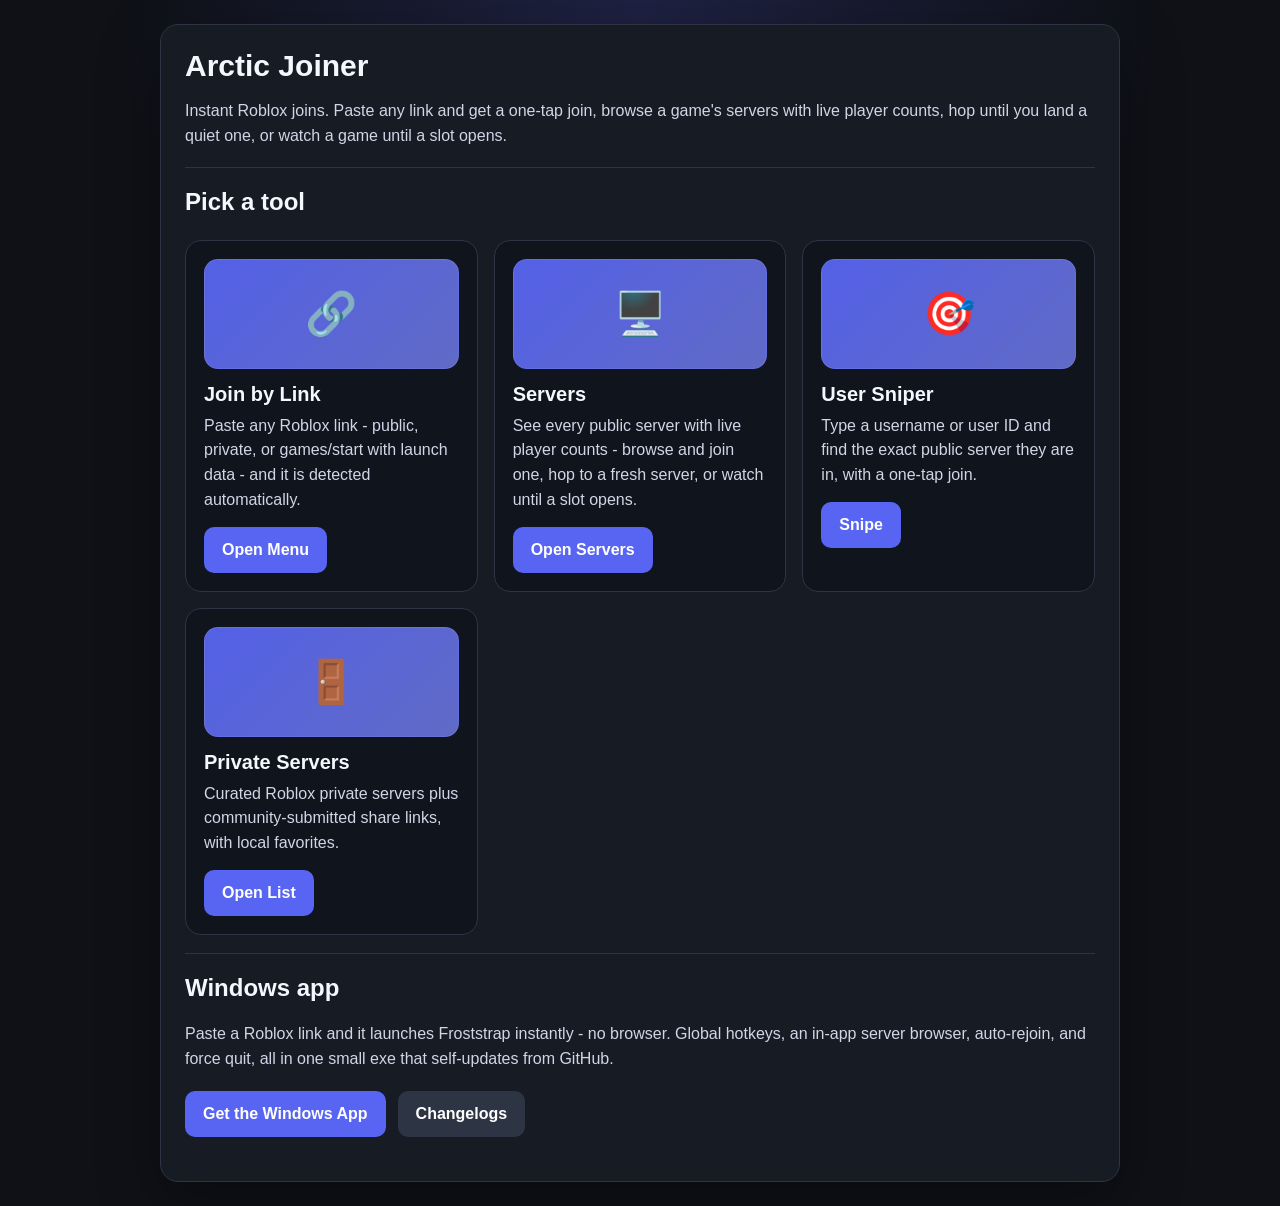
<file: index.html>
<!DOCTYPE html>
<html lang="en">
<head>
  <meta charset="utf-8" />
  <meta name="viewport" content="width=device-width, initial-scale=1" />
  <link rel="icon" type="image/svg+xml" href="favicon.svg" />
  <link rel="alternate icon" href="windows-app/icon.ico" />
  <meta name="description" content="Arctic Joiner - instant Roblox joins. Paste any link, browse or hop servers, watch for open slots, or find a friend's server." />
  <link rel="canonical" href="https://arctic0dev.github.io/" />
  <meta property="og:type" content="website" />
  <meta property="og:site_name" content="Arctic Joiner" />
  <meta property="og:title" content="Arctic Joiner - instant Roblox joins" />
  <meta property="og:description" content="Paste any link, browse or hop servers, watch for open slots, or find a friend's server." />
  <meta property="og:url" content="https://arctic0dev.github.io/" />
  <meta property="og:image" content="https://arctic0dev.github.io/favicon.svg" />
  <meta name="twitter:card" content="summary" />
  <meta name="theme-color" content="#0f1117" />
  <title>Arctic Joiner - instant Roblox joins</title>
  <link rel="stylesheet" href="styles.css" />
</head>
<body data-page="home">
  <main class="page">
    <section class="card card-wide">
      <h1>Arctic Joiner</h1>
      <p>Instant Roblox joins. Paste any link and get a one-tap join, browse a game's servers with live player counts, hop until you land a quiet one, or watch a game until a slot opens.</p>

      <div class="divider"></div>
      <h2>Pick a tool</h2>
      <div class="games-grid">
        <article class="game-card">
          <div class="game-thumb">🔗</div>
          <h2>Join by Link</h2>
          <p>Paste any Roblox link - public, private, or games/start with launch data - and it is detected automatically.</p>
          <div class="game-actions"><a class="button" href="./menu/">Open Menu</a></div>
        </article>
        <article class="game-card">
          <div class="game-thumb">🖥️</div>
          <h2>Servers</h2>
          <p>See every public server with live player counts - browse and join one, hop to a fresh server, or watch until a slot opens.</p>
          <div class="game-actions"><a class="button" href="./servers/">Open Servers</a></div>
        </article>
        <article class="game-card">
          <div class="game-thumb">🎯</div>
          <h2>User Sniper</h2>
          <p>Type a username or user ID and find the exact public server they are in, with a one-tap join.</p>
          <div class="game-actions"><a class="button" href="./snipe/">Snipe</a></div>
        </article>
        <article class="game-card">
          <div class="game-thumb">🚪</div>
          <h2>Private Servers</h2>
          <p>Curated Roblox private servers plus community-submitted share links, with local favorites.</p>
          <div class="game-actions"><a class="button" href="./ps/">Open List</a></div>
        </article>
      </div>

      <div class="divider"></div>
      <h2>Windows app</h2>
      <p>Paste a Roblox link and it launches Froststrap instantly - no browser. Global hotkeys, an in-app server browser, auto-rejoin, and force quit, all in one small exe that self-updates from GitHub.</p>
      <div class="buttons">
        <a class="button" href="https://github.com/Arctic0Dev/Arctic0Dev.github.io/tree/main/windows-app" target="_blank" rel="noopener">Get the Windows App</a>
        <a class="button secondary" href="./changelogs/">Changelogs</a>
      </div>
    </section>
  </main>
</body>
</html>
</file>
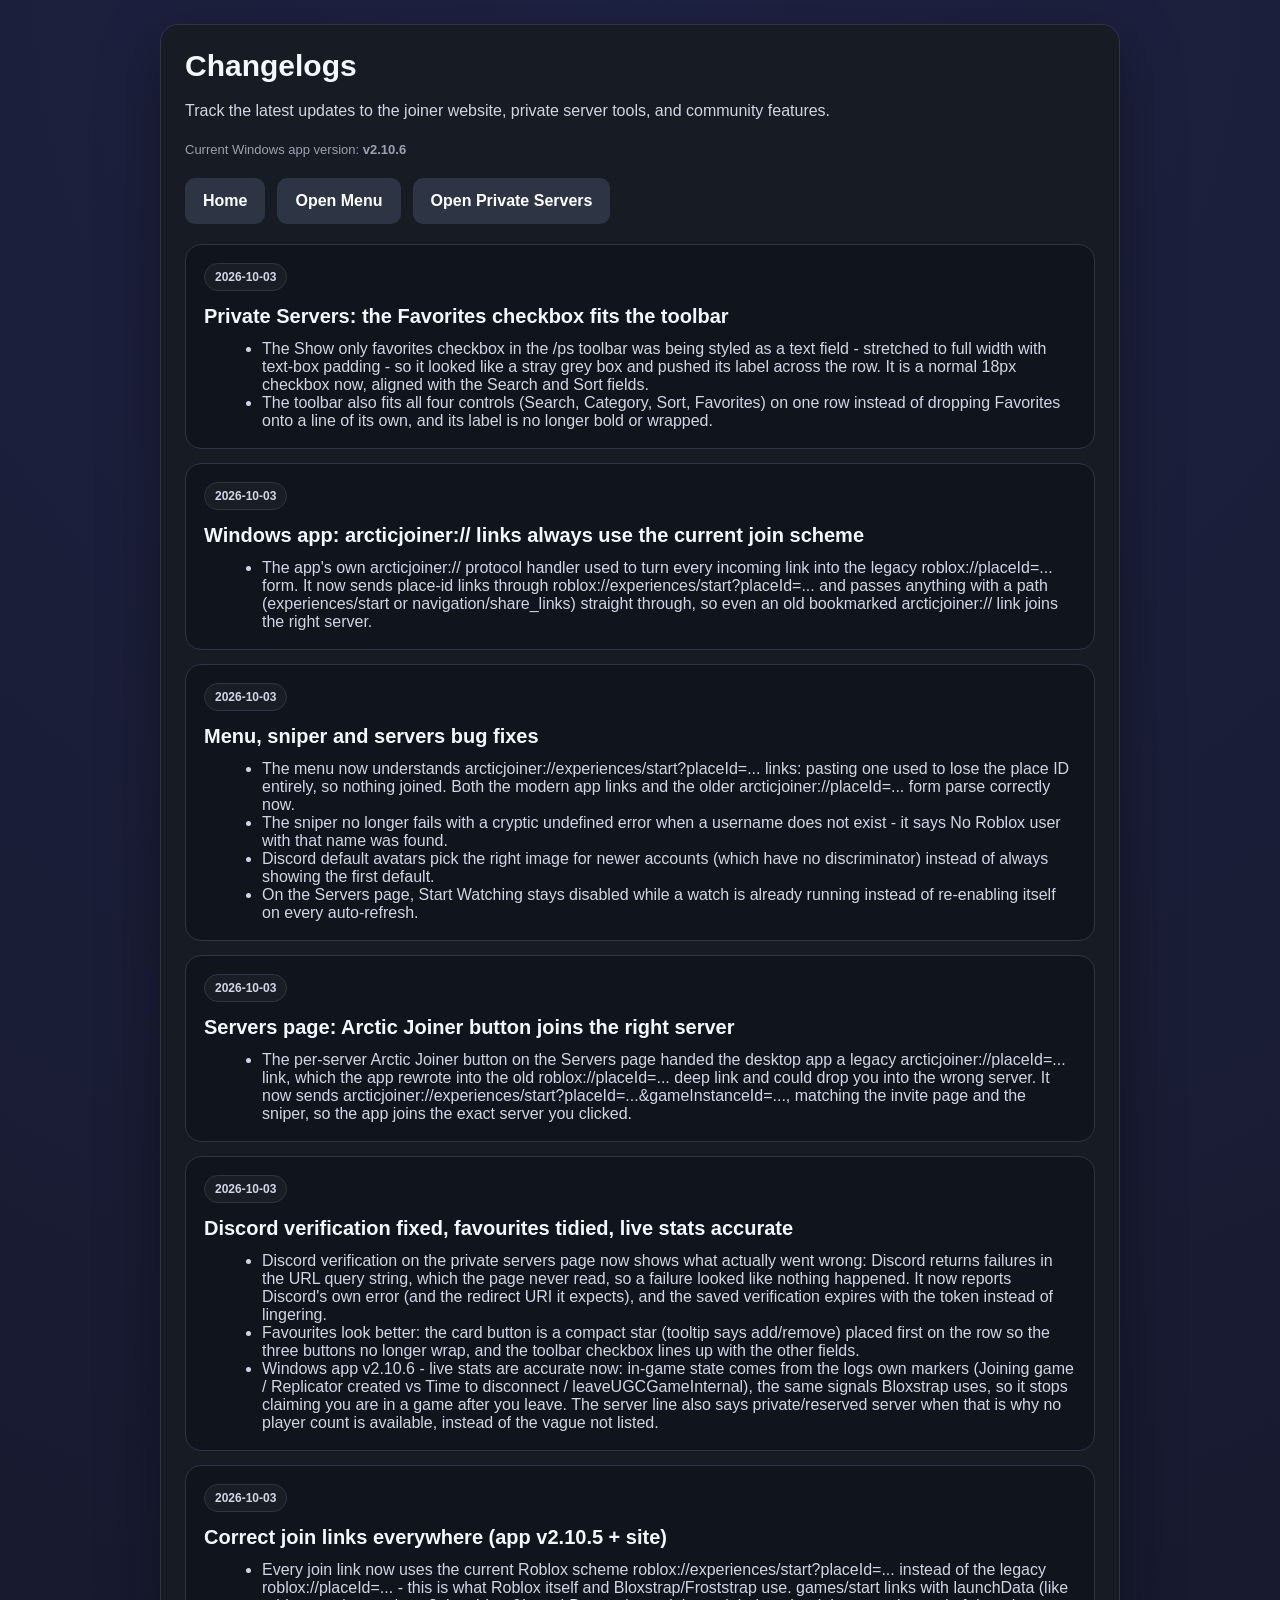
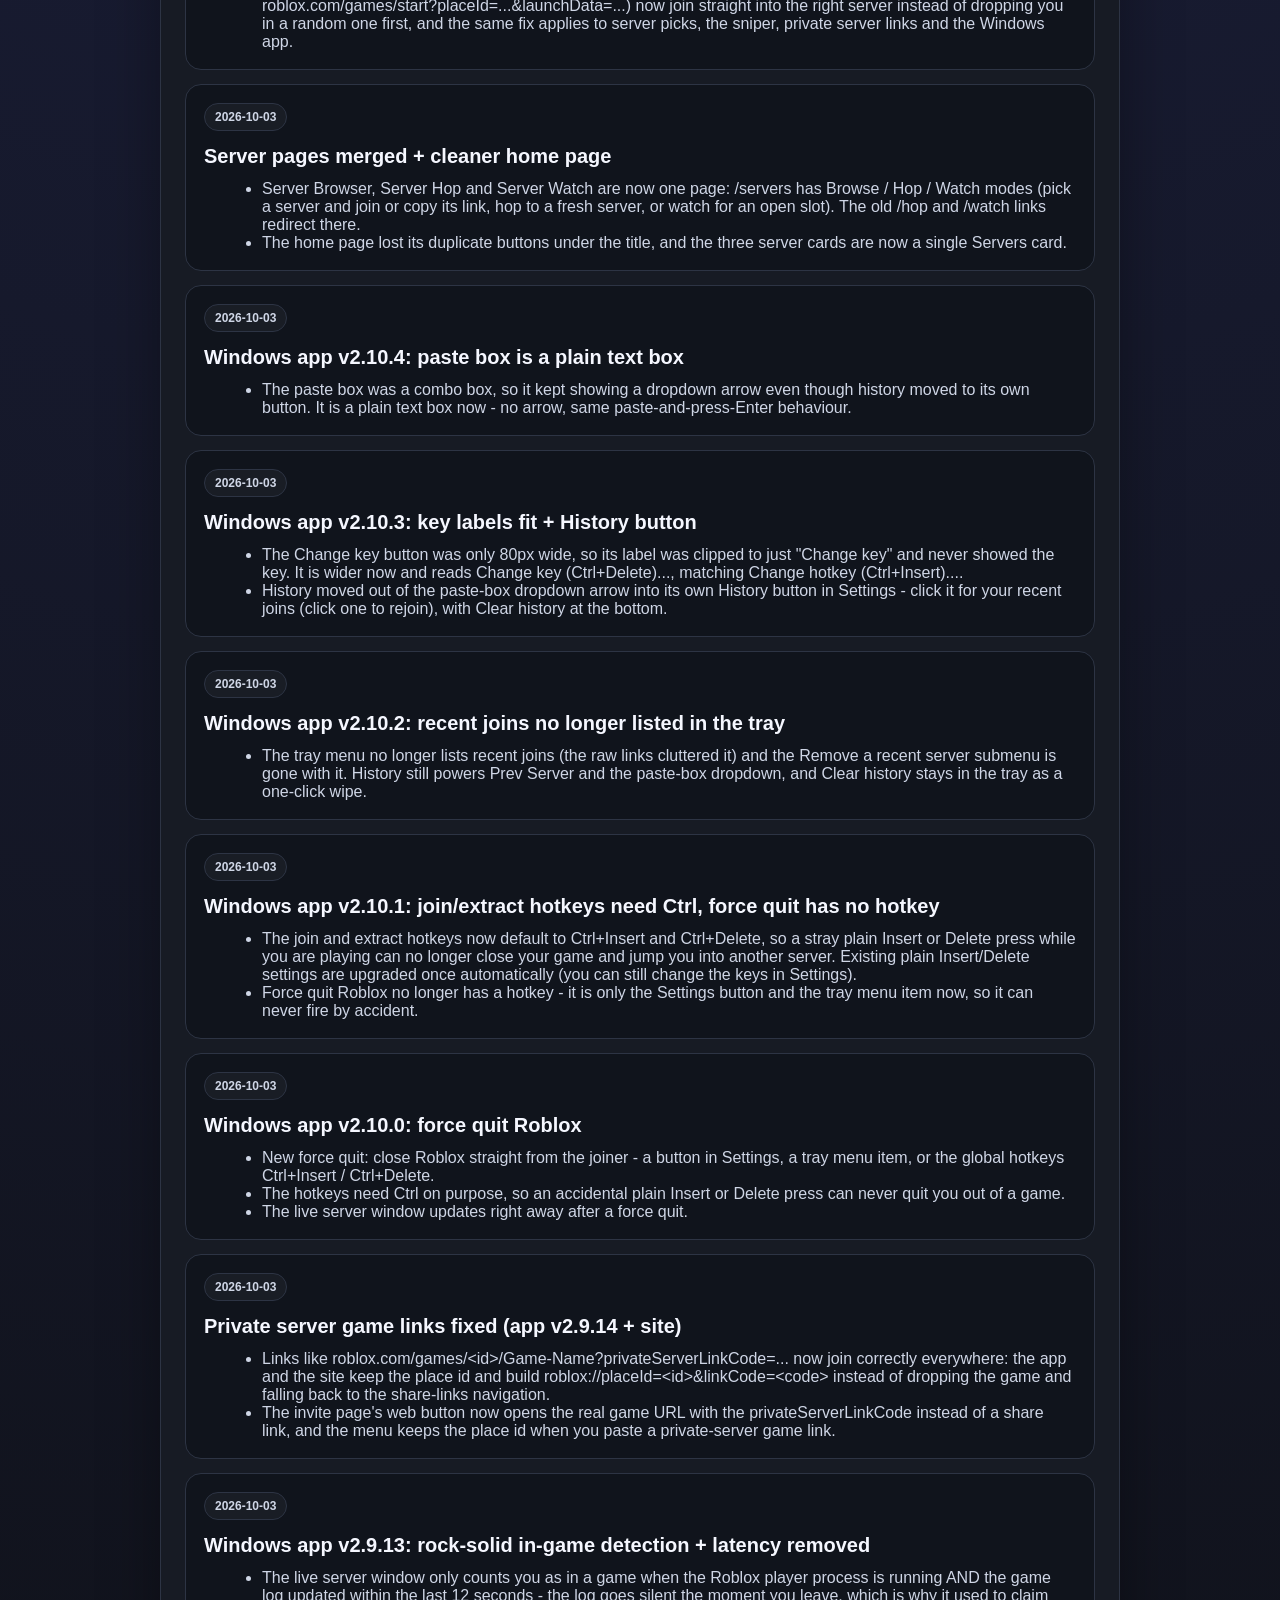
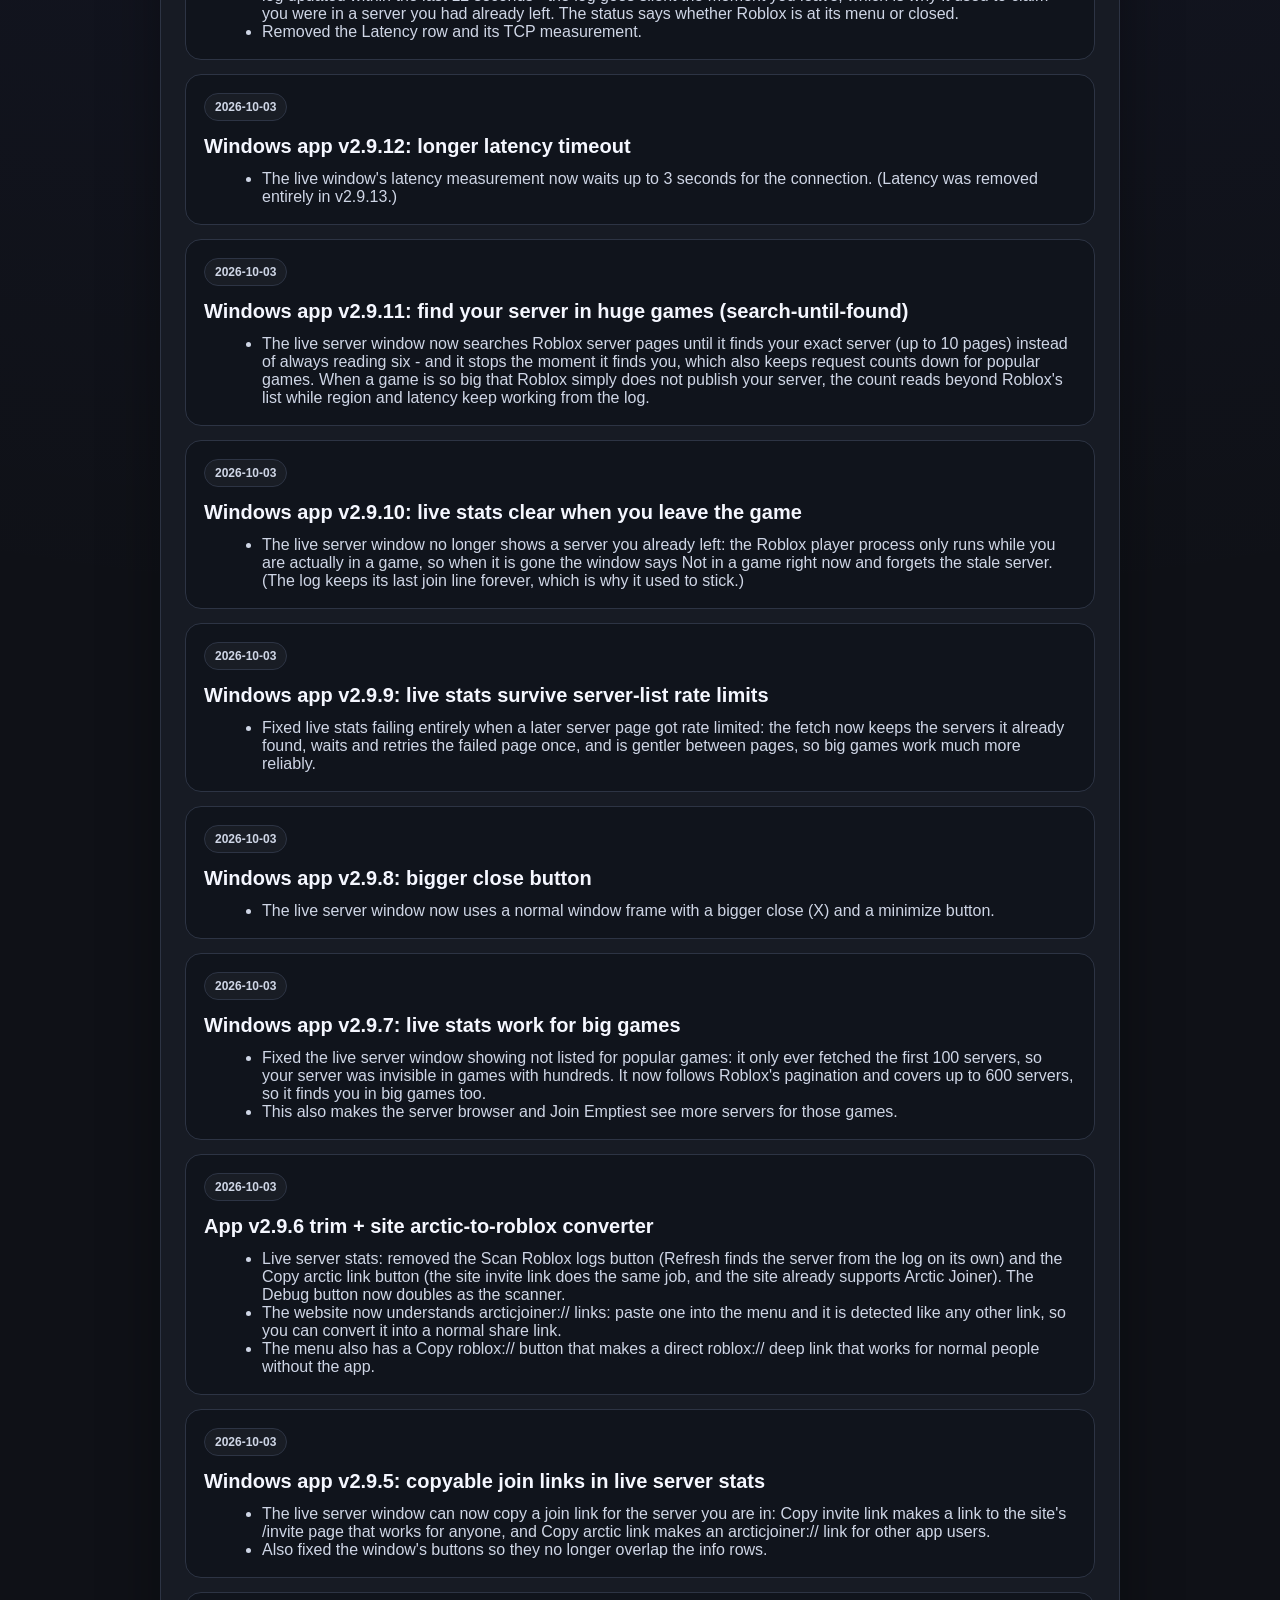
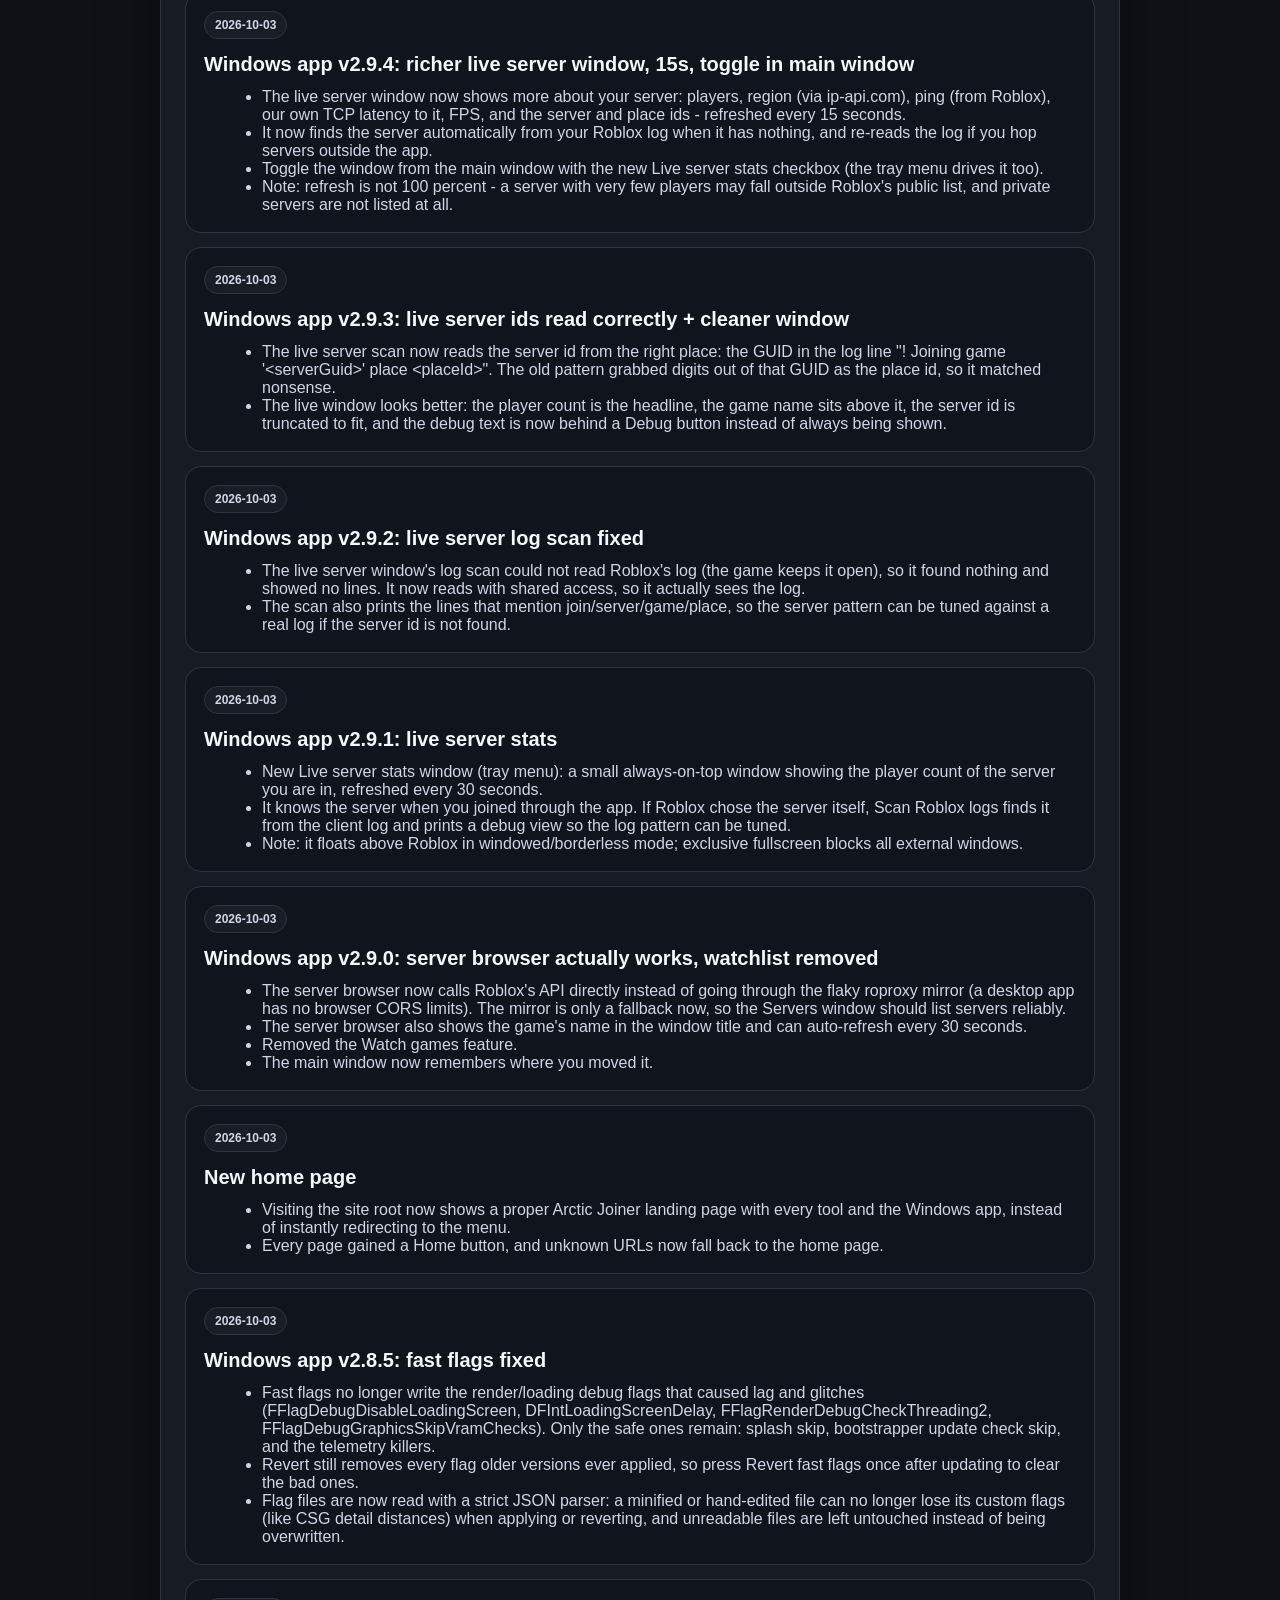
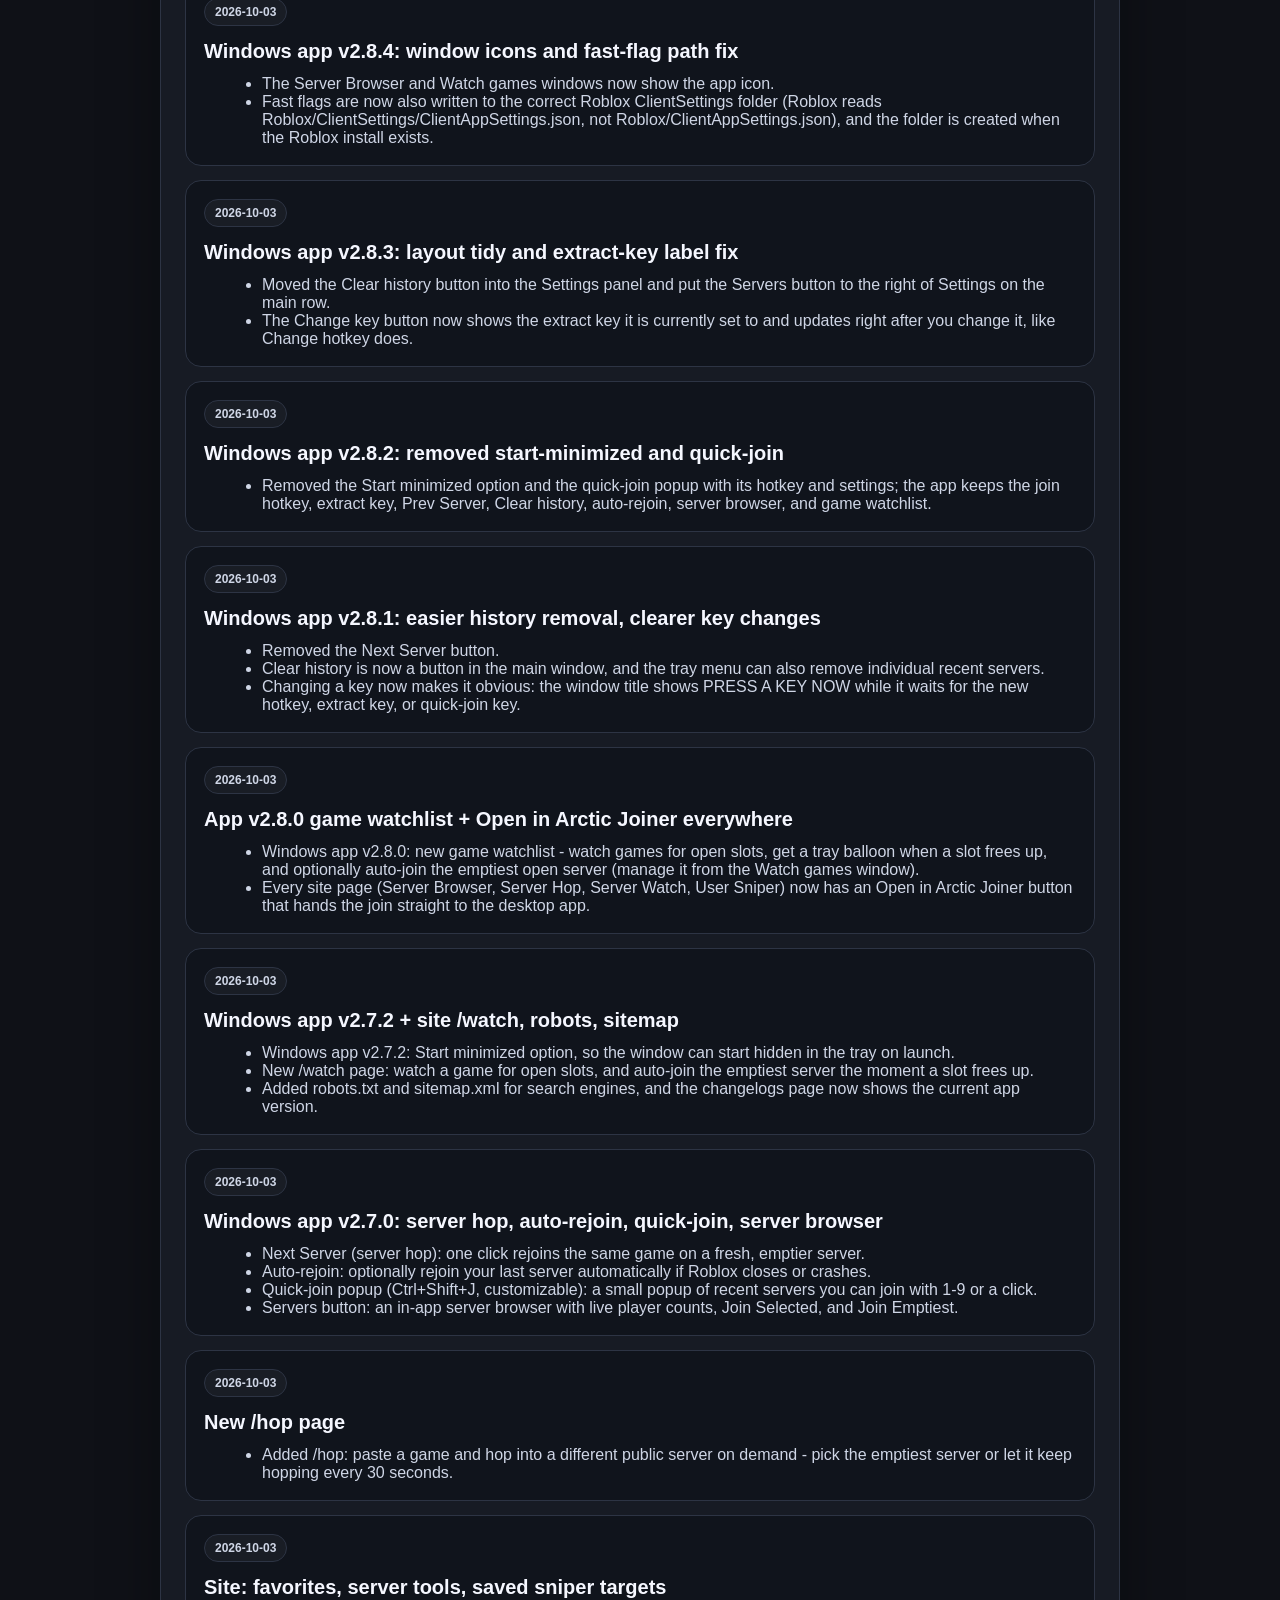
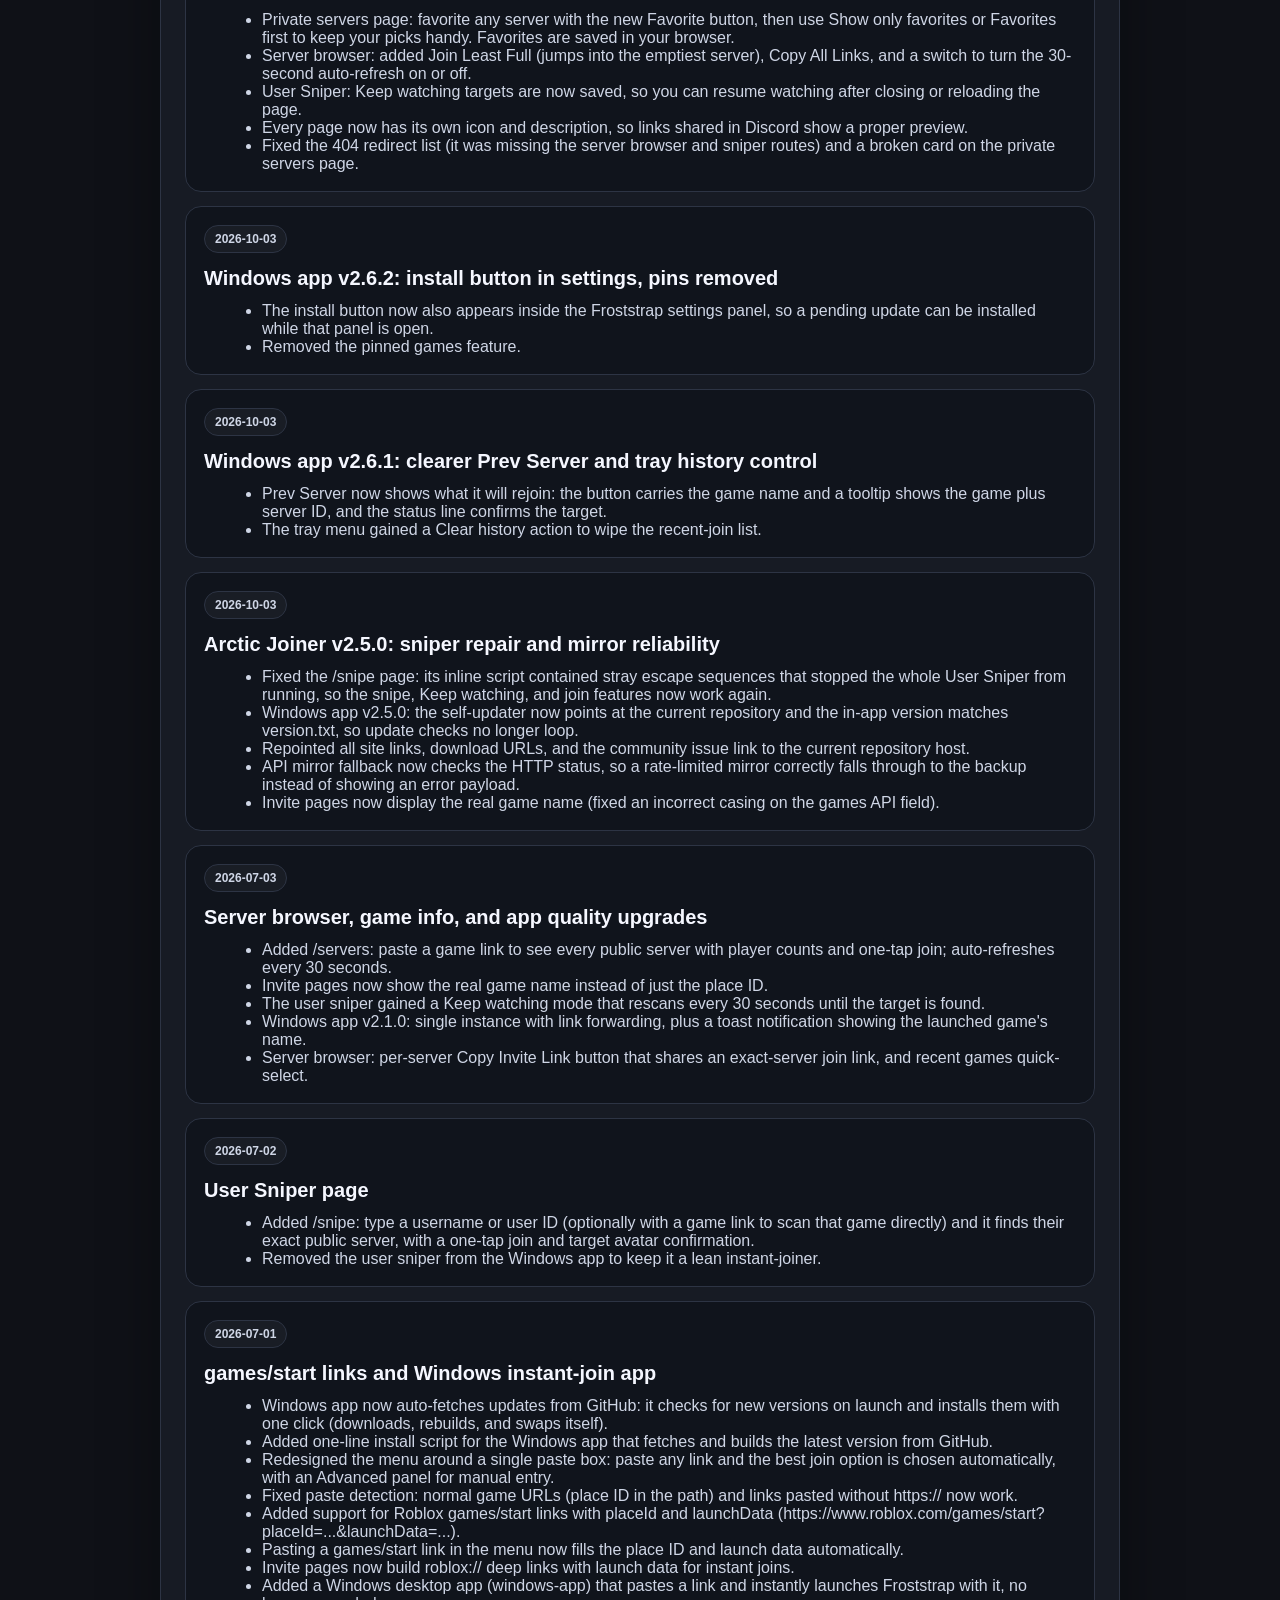
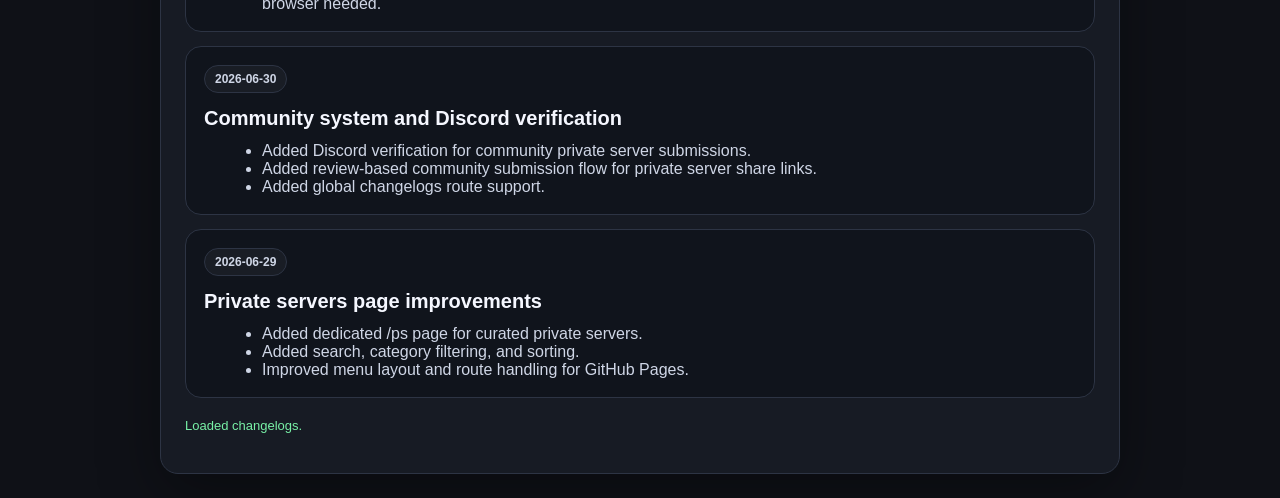
<file: changelogs/index.html>
<!DOCTYPE html>
<html lang="en">
<head>
  <meta charset="utf-8" />
  <meta name="viewport" content="width=device-width, initial-scale=1" />
  <link rel="icon" type="image/svg+xml" href="../favicon.svg" />
  <link rel="alternate icon" href="../windows-app/icon.ico" />
  <meta name="description" content="What is new in Arctic Joiner: site updates, private server tools, and community features." />
  <link rel="canonical" href="https://arctic0dev.github.io/changelogs/" />
  <meta property="og:type" content="website" />
  <meta property="og:site_name" content="Arctic Joiner" />
  <meta property="og:title" content="Changelogs - Arctic Joiner" />
  <meta property="og:description" content="What is new in Arctic Joiner: site updates, private server tools, and community features." />
  <meta property="og:url" content="https://arctic0dev.github.io/changelogs/" />
  <meta property="og:image" content="https://arctic0dev.github.io/favicon.svg" />
  <meta name="twitter:card" content="summary" />
  <meta name="theme-color" content="#0f1117" />
  <title>Changelogs</title>
  <link rel="stylesheet" href="../styles.css" />
</head>
<body data-page="changelogs">
  <main class="page">
    <section class="card card-wide">
      <h1>Changelogs</h1>
      <p>Track the latest updates to the joiner website, private server tools, and community features.</p>
      <p class="small">Current Windows app version: <strong id="app-version">...</strong></p>

      <div class="buttons" style="margin-top: 18px;">
        <a class="button secondary" href="../">Home</a>
        <a class="button secondary" href="../menu/">Open Menu</a>
        <a class="button secondary" href="../ps/">Open Private Servers</a>
      </div>

      <div class="stack" id="changelog-list"></div>
      <p class="small status" id="changelog-status">Loading changelogs...</p>
    </section>
  </main>
  <script src="../app.v2.js"></script>
</body>
</html>
</file>
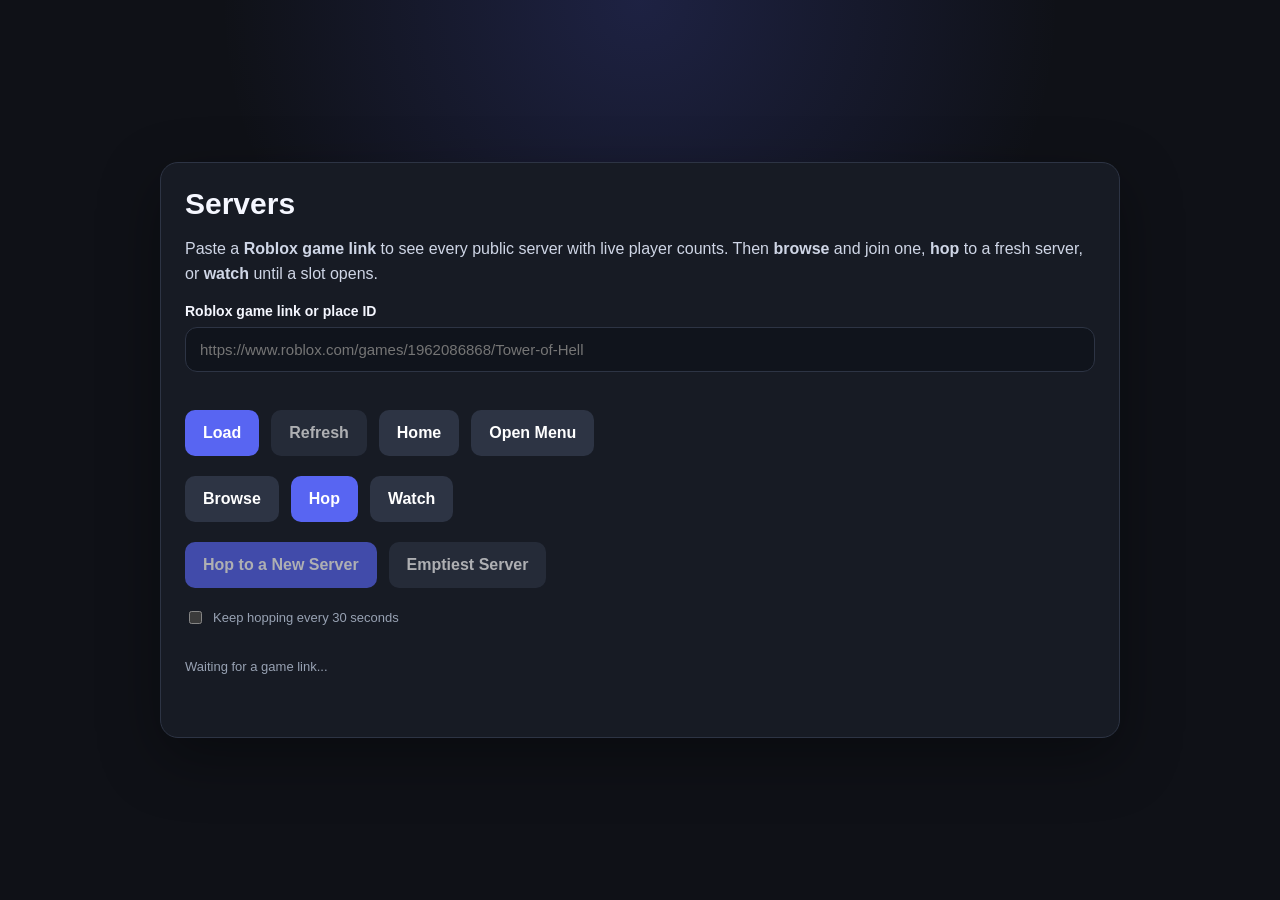
<file: hop/index.html>
<!DOCTYPE html>
<html lang="en">
<head>
  <meta charset="utf-8" />
  <meta name="viewport" content="width=device-width, initial-scale=1" />
  <link rel="icon" type="image/svg+xml" href="../favicon.svg" />
  <link rel="alternate icon" href="../windows-app/icon.ico" />
  <title>Server Hop</title>
  <meta name="robots" content="noindex" />
  <meta http-equiv="refresh" content="0; url=../servers/?mode=hop" />
  <script>window.location.replace('../servers/?mode=hop' + window.location.search.replace(/^\?/, '&') + window.location.hash);</script>
</head>
<body>
  <p>Server Hop moved into <a href="../servers/?mode=hop">Servers</a> - redirecting…</p>
</body>
</html>
</file>
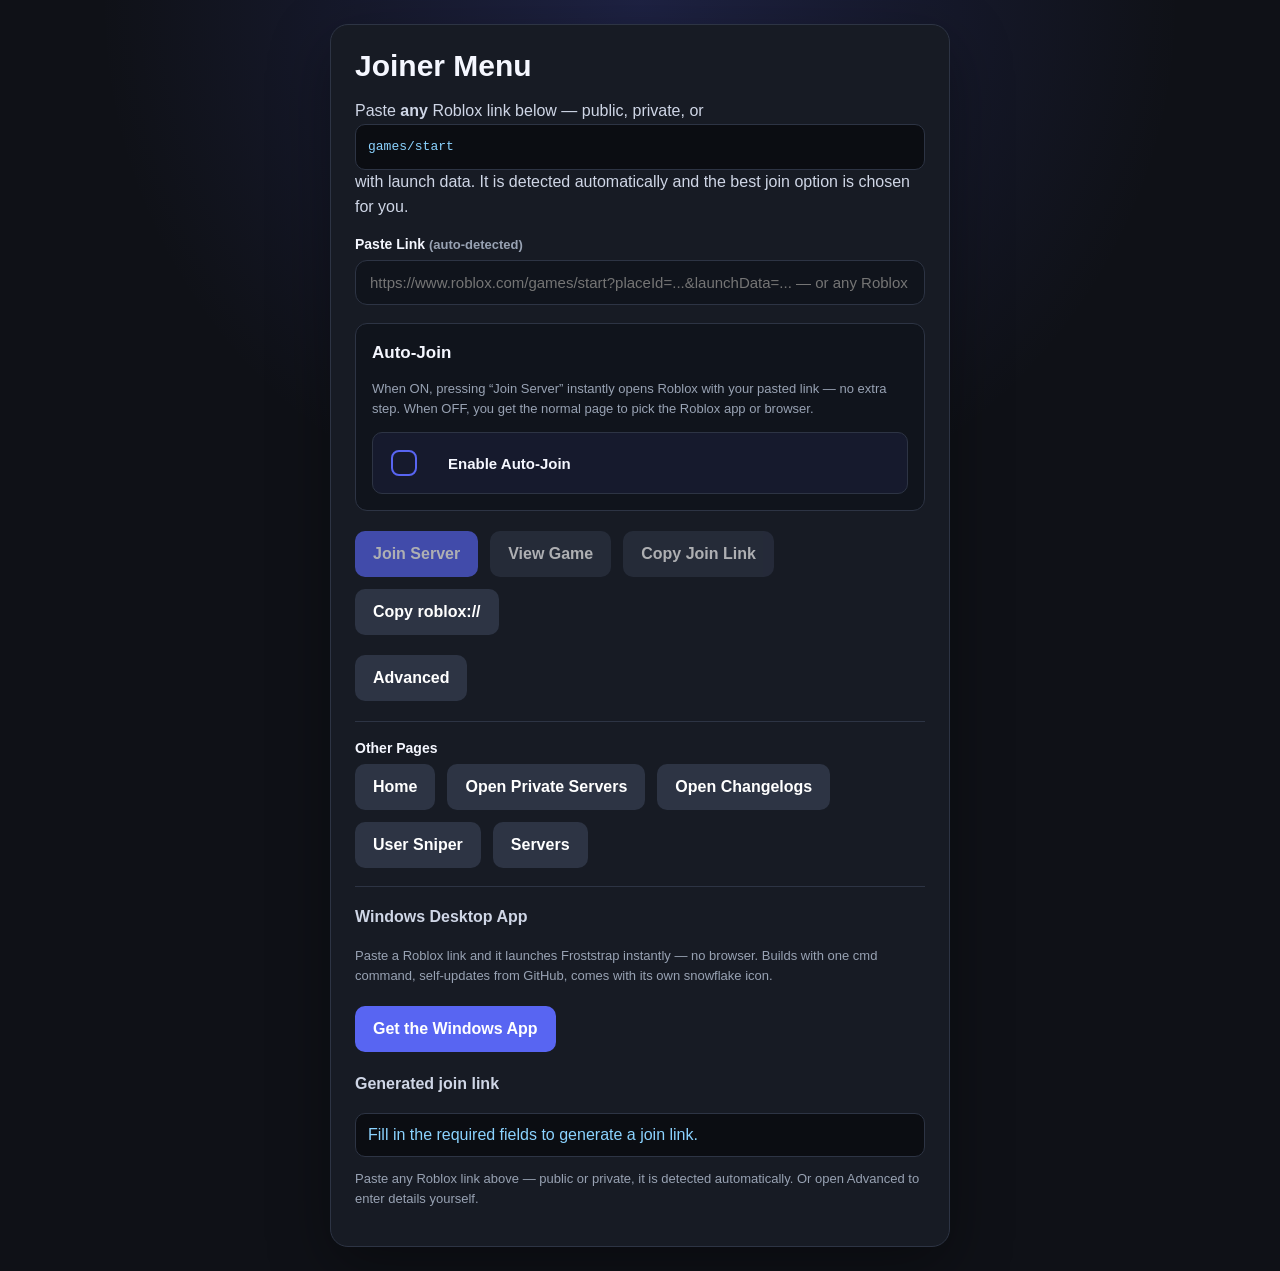
<file: invite/index.html>
<!DOCTYPE html>
<html lang="en">
<head>
  <meta charset="utf-8" />
  <meta name="viewport" content="width=device-width, initial-scale=1" />
  <link rel="icon" type="image/svg+xml" href="../favicon.svg" />
  <link rel="alternate icon" href="../windows-app/icon.ico" />
  <meta name="description" content="Open this exact Roblox server in the Roblox app with a single tap." />
  <link rel="canonical" href="https://arctic0dev.github.io/invite/" />
  <meta property="og:type" content="website" />
  <meta property="og:site_name" content="Arctic Joiner" />
  <meta property="og:title" content="Join Roblox Server - Arctic Joiner" />
  <meta property="og:description" content="Open this exact Roblox server in the Roblox app with a single tap." />
  <meta property="og:url" content="https://arctic0dev.github.io/invite/" />
  <meta property="og:image" content="https://arctic0dev.github.io/favicon.svg" />
  <meta name="twitter:card" content="summary" />
  <meta name="theme-color" content="#0f1117" />
  <title>Join Roblox Server</title>
  <link rel="stylesheet" href="../styles.css" />
</head>
<body data-page="invite">
  <main class="page">
    <section class="card">
      <div id="ready-state">
        <h1>Join Server</h1>
        <p id="invite-description">Tap the button below to open the Roblox app for this exact server on desktop or mobile. If Roblox does not launch, use the fallback web button.</p>
        <div class="buttons">
          <button class="button" id="open-app">Open Roblox App</button>
          <button class="button secondary" id="open-arctic">Open in Arctic Joiner</button>
          <a class="button secondary" id="open-web" href="#">Open Roblox Web Page</a>
          <a class="button secondary" href="../">Home</a>
        <a class="button secondary" href="../menu/">Open Menu</a>
        </div>
        <div id="place-block">
          <p><strong id="place-label">Place ID</strong></p>
          <code id="place-id"></code>
        </div>
        <p><strong id="job-label">Server Job ID</strong></p>
        <code id="job-id"></code>
      <div class="auto-join-panel">
        <p class="auto-join-title"><strong>Auto-Join</strong></p>
        <p class="small">When ON, future join links open Roblox instantly without stopping on this page.</p>
        <label class="auto-join-box">
          <input type="checkbox" id="auto-join-toggle" />
          <span class="auto-join-mark"></span>
          <span class="auto-join-label">Enable Auto-Join</span>
        </label>
      </div>
      </div>

      <p class="small status" id="status">Preparing invite…</p>
    </section>
  </main>
  <script src="../app.v2.js"></script>
</body>
</html>
</file>
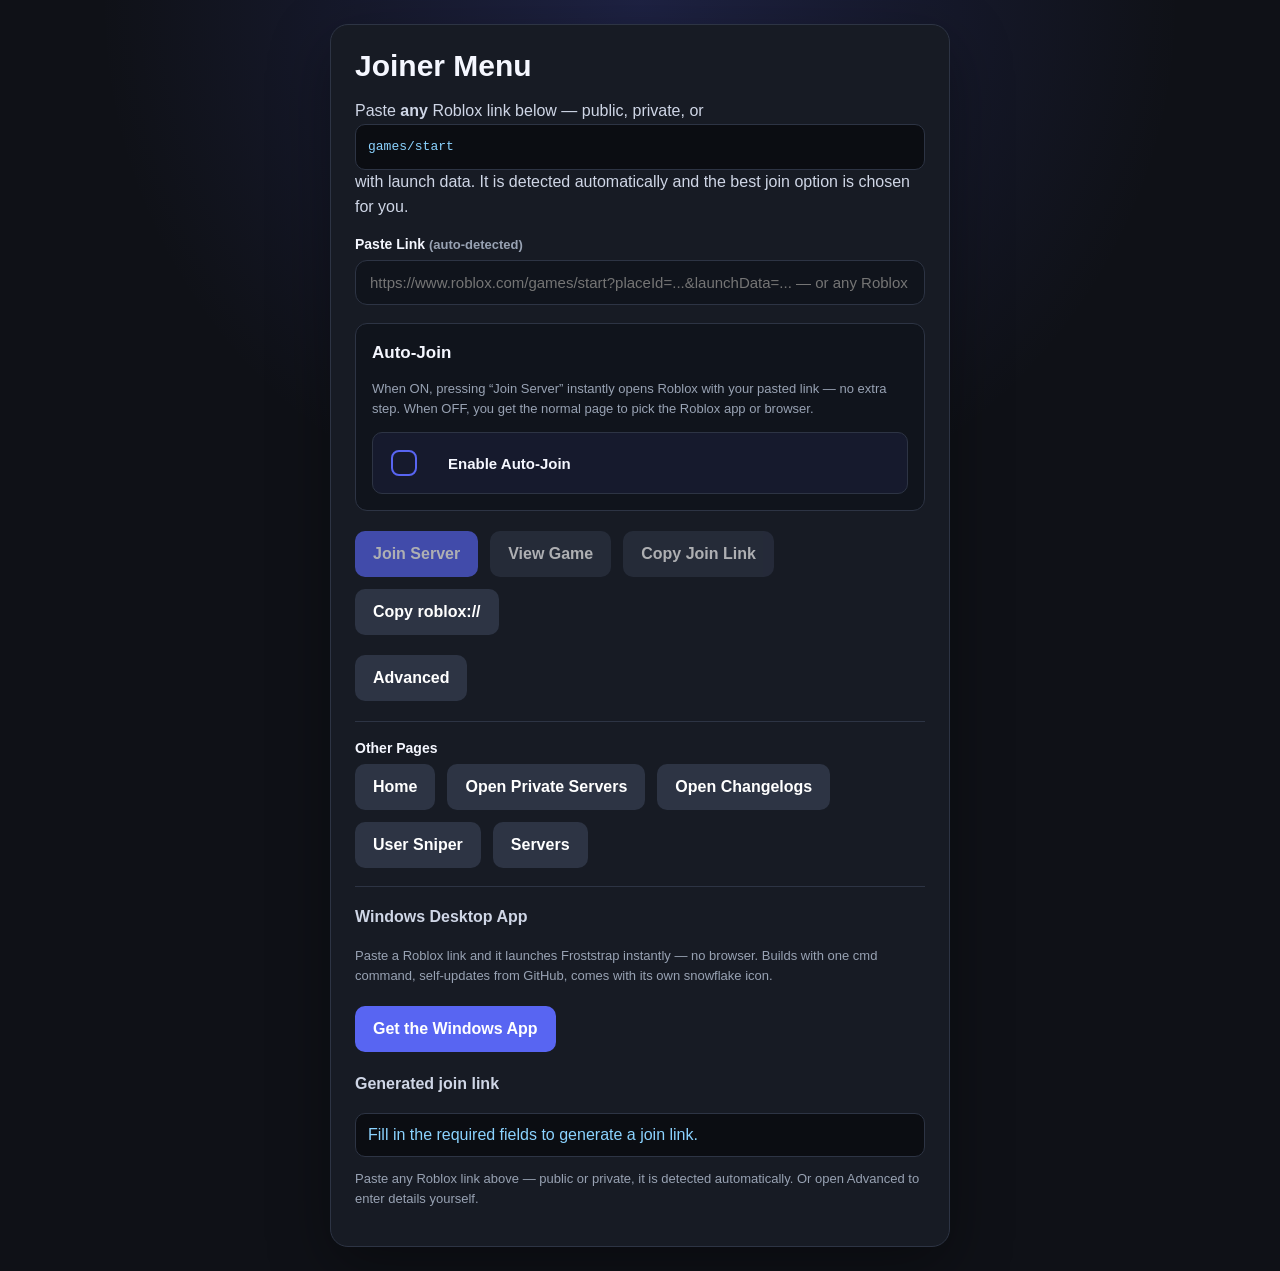
<file: menu/index.html>
<!DOCTYPE html>
<html lang="en">
<head>
  <meta charset="utf-8" />
  <meta name="viewport" content="width=device-width, initial-scale=1" />
  <link rel="icon" type="image/svg+xml" href="../favicon.svg" />
  <link rel="alternate icon" href="../windows-app/icon.ico" />
  <meta name="description" content="Paste any Roblox link and get an instant join. Public servers, private servers, and games/start links are detected automatically." />
  <link rel="canonical" href="https://arctic0dev.github.io/menu/" />
  <meta property="og:type" content="website" />
  <meta property="og:site_name" content="Arctic Joiner" />
  <meta property="og:title" content="Joiner Menu - Arctic Joiner" />
  <meta property="og:description" content="Paste any Roblox link and get an instant join. Public servers, private servers, and games/start links are detected automatically." />
  <meta property="og:url" content="https://arctic0dev.github.io/menu/" />
  <meta property="og:image" content="https://arctic0dev.github.io/favicon.svg" />
  <meta name="twitter:card" content="summary" />
  <meta name="theme-color" content="#0f1117" />
  <title>Joiner Menu</title>
  <link rel="stylesheet" href="../styles.css" />
</head>
<body data-page="menu">
  <main class="page">
    <section class="card">
      <h1>Joiner Menu</h1>
      <p>Paste <strong>any</strong> Roblox link below — public, private, or <code>games/start</code> with launch data. It is detected automatically and the best join option is chosen for you.</p>

      <div class="field">
        <label for="inviteLink">Paste Link <span class="small">(auto-detected)</span></label>
        <input id="inviteLink" placeholder="https://www.roblox.com/games/start?placeId=...&launchData=... — or any Roblox game / share link" />
      </div>

      <div class="auto-join-panel">
        <p class="auto-join-title"><strong>Auto-Join</strong></p>
        <p class="small">When ON, pressing “Join Server” instantly opens Roblox with your pasted link — no extra step. When OFF, you get the normal page to pick the Roblox app or browser.</p>
        <label class="auto-join-box">
          <input type="checkbox" id="auto-join-toggle" />
          <span class="auto-join-mark"></span>
          <span class="auto-join-label">Enable Auto-Join</span>
        </label>
      </div>

      <div class="buttons">
        <button class="button" id="launch-invite">Join Server</button>
        <button class="button secondary" id="view-game">View Game</button>
        <button class="button secondary" id="copy-link">Copy Join Link</button>
        <button class="button secondary" id="copy-roblox-link">Copy roblox://</button>
      </div>

      <div class="buttons" style="margin-top: 12px;">
        <button class="button secondary" id="advanced-toggle">Advanced</button>
      </div>

      <div id="advanced-panel" class="hidden">
        <div class="divider"></div>
        <p class="small">Prefer to enter everything yourself? Pick a mode and fill in the fields below. Pasting a link above still fills these in for you.</p>

        <div class="toggle-row" role="radiogroup" aria-label="Join type">
          <label class="toggle-option">
            <input type="radio" name="joinType" value="public" checked />
            <span>Public Server</span>
          </label>
          <label class="toggle-option">
            <input type="radio" name="joinType" value="private" />
            <span>Private Server</span>
          </label>
        </div>

        <div class="stack">
          <div class="field" id="place-field">
            <label for="placeId">Place ID</label>
            <input id="placeId" inputmode="numeric" placeholder="606849621" />
          </div>

          <div id="public-fields">
            <div class="field">
              <label for="gameInstanceId">Game Instance ID <span class="small">(optional)</span></label>
              <input id="gameInstanceId" placeholder="b7b55207-ab2f-4b62-acd7-7f5962b13a26" />
            </div>
            <div class="field">
              <label for="launchData">Launch Data <span class="small">(optional, from games/start links)</span></label>
              <input id="launchData" placeholder="9db6585a-9598-4de7-981d-a82cab6bdec2" />
            </div>
          </div>

          <div id="private-fields" class="hidden">
            <div class="field">
              <label for="privateCode">Private Server Share Link or Code</label>
              <input id="privateCode" placeholder="https://www.roblox.com/share?code=...&type=Server" />
            </div>
            <div class="field">
              <label for="privateGameLink">Roblox Game Private Server Link <span class="small">(optional dedicated field)</span></label>
              <input id="privateGameLink" placeholder="https://www.roblox.com/games/...?...privateServerLinkCode=..." />
            </div>
          </div>
        </div>
      </div>

      <div class="divider"></div>

      <div class="field">
        <label>Other Pages</label>
        <div class="buttons" style="margin: 0;">
          <a class="button secondary" href="../">Home</a>
          <a class="button secondary" href="../ps/">Open Private Servers</a>
          <a class="button secondary" href="../changelogs/">Open Changelogs</a>
          <a class="button secondary" href="../snipe/">User Sniper</a>
          <a class="button secondary" href="../servers/">Servers</a>
        </div>
      </div>

      <div class="divider"></div>

      <p><strong>Windows Desktop App</strong></p>
      <p class="small">Paste a Roblox link and it launches Froststrap instantly — no browser. Builds with one cmd command, self-updates from GitHub, comes with its own snowflake icon.</p>
      <div class="buttons">
        <a class="button" href="https://github.com/Arctic0Dev/Arctic0Dev.github.io/tree/main/windows-app" target="_blank" rel="noopener">Get the Windows App</a>
      </div>

      <p><strong>Generated join link</strong></p>
      <div class="code-block" id="generated-link">Paste a link above — everything else is automatic.</div>
      <p class="small status" id="status">Paste any Roblox link above — public or private, it is detected automatically.</p>
    </section>
  </main>
  <script src="../app.v2.js"></script>
</body>
</html>
</file>
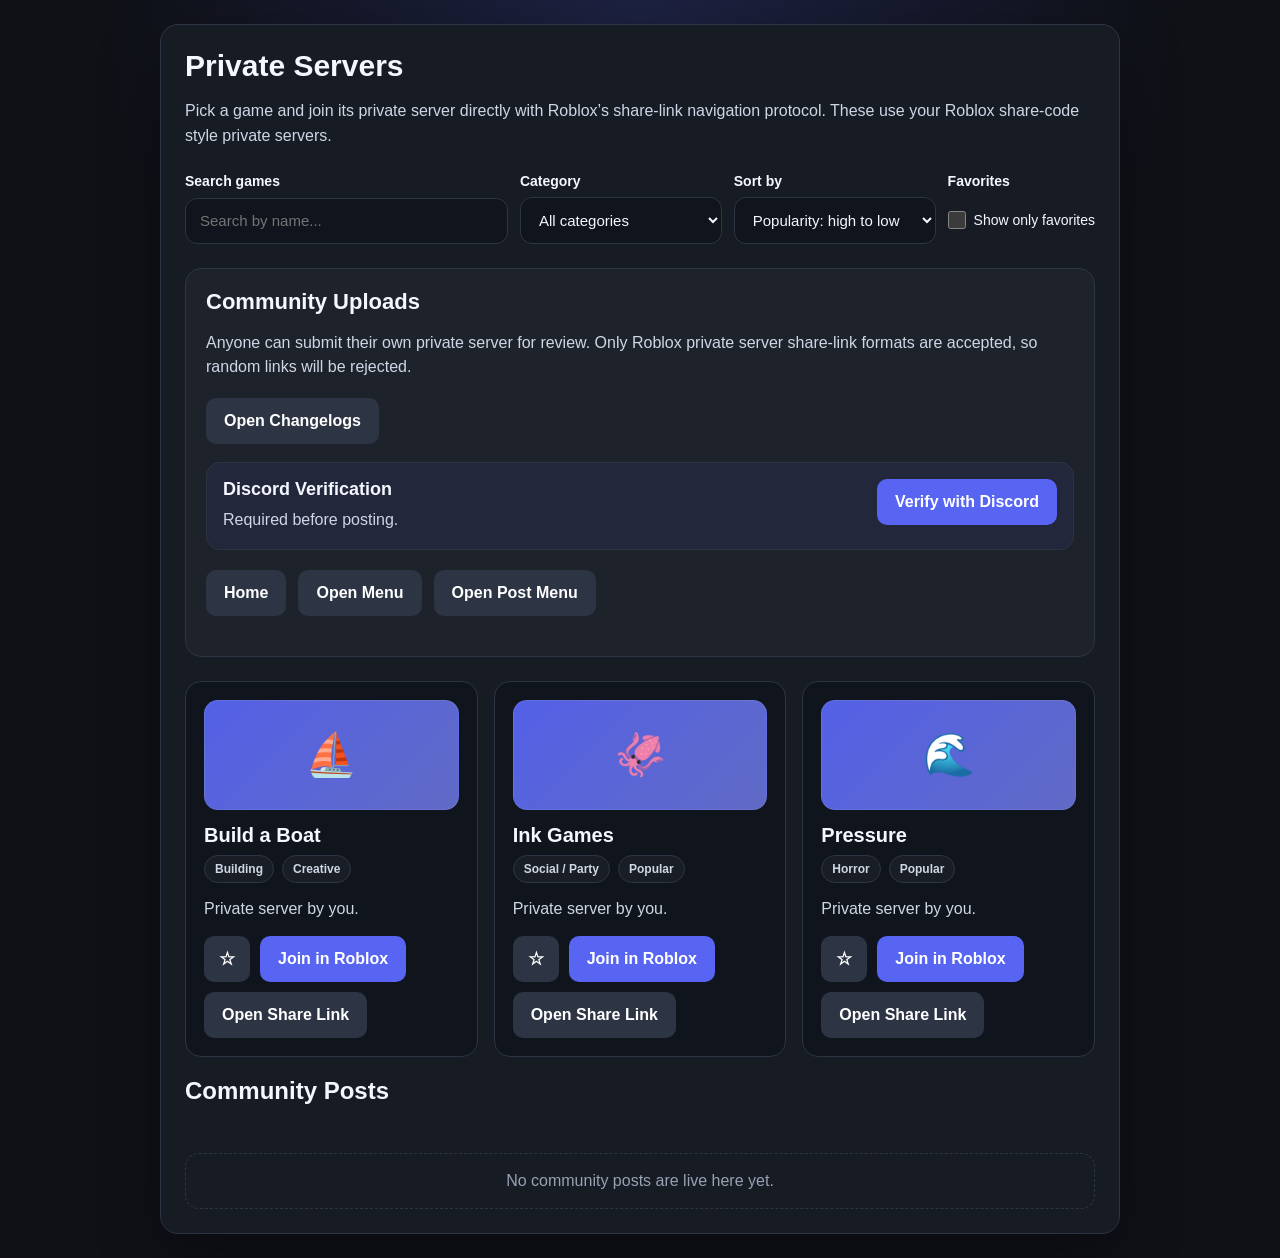
<file: ps/index.html>
<!DOCTYPE html>
<html lang="en">
<head>
  <meta charset="utf-8" />
  <meta name="viewport" content="width=device-width, initial-scale=1" />
  <link rel="icon" type="image/svg+xml" href="../favicon.svg" />
  <link rel="alternate icon" href="../windows-app/icon.ico" />
  <meta name="description" content="Curated Roblox private servers plus community-submitted share links." />
  <link rel="canonical" href="https://arctic0dev.github.io/ps/" />
  <meta property="og:type" content="website" />
  <meta property="og:site_name" content="Arctic Joiner" />
  <meta property="og:title" content="Private Servers - Arctic Joiner" />
  <meta property="og:description" content="Curated Roblox private servers plus community-submitted share links." />
  <meta property="og:url" content="https://arctic0dev.github.io/ps/" />
  <meta property="og:image" content="https://arctic0dev.github.io/favicon.svg" />
  <meta name="twitter:card" content="summary" />
  <meta name="theme-color" content="#0f1117" />
  <title>Private Servers</title>
  <link rel="stylesheet" href="../styles.css" />
</head>
<body data-page="ps">
  <main class="page">
    <section class="card card-wide">
      <h1>Private Servers</h1>
      <p>Pick a game and join its private server directly with Roblox’s share-link navigation protocol. These use your Roblox share-code style private servers.</p>

      <div class="toolbar">
        <div class="field">
          <label for="ps-search">Search games</label>
          <input id="ps-search" placeholder="Search by name..." />
        </div>
        <div class="field">
          <label for="ps-category">Category</label>
          <select id="ps-category">
            <option value="all">All categories</option>
            <option value="none">None</option>
            <option value="grinding">Grinding</option>
            <option value="adventure">Adventure</option>
            <option value="action">Action</option>
            <option value="anime">Anime</option>
            <option value="building">Building</option>
            <option value="fighting">Fighting</option>
            <option value="horror">Horror</option>
            <option value="obby">Obby</option>
            <option value="roleplay">Roleplay</option>
            <option value="sandbox">Sandbox</option>
            <option value="shooter">Shooter</option>
            <option value="social">Social / Party</option>
            <option value="sports">Sports</option>
            <option value="simulator">Simulator</option>
            <option value="strategy">Strategy</option>
            <option value="survival">Survival</option>
            <option value="others">Others</option>
          </select>
        </div>
        <div class="field">
          <label for="ps-sort">Sort by</label>
          <select id="ps-sort">
            <option value="popularity-desc">Popularity: high to low</option>
            <option value="popularity-asc">Popularity: low to high</option>
            <option value="name-asc">Name: A to Z</option>
            <option value="name-desc">Name: Z to A</option>
            <option value="favorites-first">Favorites first</option>
          </select>
        </div>
        <div class="field">
          <label for="ps-favorites-only">Favorites</label>
          <label class="fav-toggle" for="ps-favorites-only">
            <input type="checkbox" id="ps-favorites-only" />
            <span>Show only favorites</span>
          </label>
        </div>
      </div>

      <section class="community-panel">
        <h2>Community Uploads</h2>
        <p>Anyone can submit their own private server for review. Only Roblox private server share-link formats are accepted, so random links will be rejected.</p>

        <div class="buttons" style="margin-top: 18px; margin-bottom: 0;">
          <a class="button secondary" href="../changelogs/">Open Changelogs</a>
        </div>

        <div class="verify-panel" id="discord-verify-panel">
          <div class="verify-header">
            <div>
              <h3>Discord Verification</h3>
              <p class="verify-copy">Required before posting.</p>
            </div>
            <div class="verify-actions">
              <a class="button" id="discord-login" href="#">Verify with Discord</a>
              <button class="button secondary hidden" id="discord-logout" type="button">Log out</button>
            </div>
          </div>

          <div class="verified-user hidden" id="verified-user">
            <img id="verified-avatar" alt="Verified Discord avatar" class="verified-avatar" />
            <div>
              <strong id="verified-name">Not verified</strong>
              <div class="small" id="verified-meta">Sign in to attach your Discord identity to your submission.</div>
            </div>
          </div>
        </div>

        <div class="buttons">
          <a class="button secondary" href="../">Home</a>
        <a class="button secondary" href="../menu/">Open Menu</a>
          <button class="button secondary" id="toggle-community-form" type="button">Open Post Menu</button>
          <button class="button secondary hidden" id="toggle-admin-menu" type="button">Open Admin Menu</button>
        </div>

        <div id="community-form-panel" class="hidden">
          <div class="stack compact-stack">
            <div class="field">
              <label for="community-game-name">Game name</label>
              <input id="community-game-name" placeholder="Example: Blox Fruits" />
            </div>

            <div class="field">
              <label for="community-category">Category</label>
              <select id="community-category">
                <option value="none" selected>None</option>
                <option value="grinding">Grinding</option>
                <option value="adventure">Adventure</option>
                <option value="action">Action</option>
                <option value="anime">Anime</option>
                <option value="building">Building</option>
                <option value="fighting">Fighting</option>
                <option value="horror">Horror</option>
                <option value="obby">Obby</option>
                <option value="roleplay">Roleplay</option>
                <option value="sandbox">Sandbox</option>
                <option value="shooter">Shooter</option>
                <option value="social">Social / Party</option>
                <option value="sports">Sports</option>
                <option value="simulator">Simulator</option>
                <option value="strategy">Strategy</option>
                <option value="survival">Survival</option>
                <option value="others">Others</option>
              </select>
            </div>

            <div class="field">
              <label for="community-private-link">Private server share link</label>
              <input id="community-private-link" placeholder="https://www.roblox.com/share?code=...&type=Server" />
            </div>

            <div class="field">
              <label for="community-note">Short note <span class="small">(optional)</span></label>
              <textarea id="community-note" rows="3" placeholder="Optional details like why people should join, region, or game mode."></textarea>
            </div>
          </div>

          <div class="buttons">
            <button class="button" id="community-submit" type="button">Send Review Request</button>
          </div>

          <div class="code-block" id="community-preview">Enter a valid Roblox private server share link to prepare a submission.</div>
          <p class="small status" id="community-status">Submissions open a pre-filled GitHub issue for manual review before being added to the public list.</p>
        </div>
      </section>

      <section class="community-panel hidden" id="admin-panel">
        <h2>Admin Menu</h2>
        <p>Visible only for your verified Discord ID. Use this to publish or remove global community posts without editing repo files manually.</p>

        <div class="stack compact-stack">
          <div class="field">
            <label for="admin-github-token">GitHub token</label>
            <input id="admin-github-token" type="password" placeholder="Paste a GitHub token for repo write access" />
          </div>
        </div>

        <div class="buttons">
          <button class="button" id="admin-save-token" type="button">Save Token</button>
          <button class="button secondary" id="admin-clear-token" type="button">Clear Token</button>
        </div>

        <p class="small status" id="admin-status">Admin actions use your browser-saved GitHub token to update shared website data.</p>

        <div class="divider"></div>

        <h3>Your Own Post Menu</h3>
        <p class="small">Type the game name of your community post below, then press “Delete By Name” to remove it from Community Posts.</p>
        <div class="buttons">
          <button class="button" id="admin-publish-post" type="button">Post For Everyone</button>
        </div>

        <div class="field">
          <label for="admin-delete-name">Game name to delete</label>
          <input id="admin-delete-name" placeholder="Example: Ink Games" />
        </div>
        <div class="buttons" style="margin-top: 0;">
          <button class="button secondary" id="admin-delete-post" type="button">Delete By Name</button>
        </div>

        <div class="divider"></div>

        <h3>Review Queue</h3>
        <p class="small">Approve reviewed community submissions from GitHub issues so they become visible for everyone in Community Posts.</p>
        <div class="games-grid" id="review-queue"></div>
        <div class="empty-state" id="review-empty">No pending community review requests found.</div>
      </section>

      <div class="games-grid" id="ps-grid">
        <article class="game-card" data-ps-card data-name="Build a Boat" data-category="building" data-popularity="85" data-search="build a boat building sandbox raft boat">
          <div class="game-thumb">⛵</div>
          <h2>Build a Boat</h2>
          <div class="game-meta"><span class="pill">Building</span><span class="pill">Creative</span></div>
          <p>Private server by you.</p>
          <div class="game-actions">
            <button class="button" data-share-code="7a9b33ac386dee4888919027250c3b59">Join in Roblox</button>
            <a class="button secondary" href="https://www.roblox.com/share?code=7a9b33ac386dee4888919027250c3b59&type=Server">Open Share Link</a>
          </div>
        </article>
        <article class="game-card" data-ps-card data-name="Ink Games" data-category="others" data-popularity="60" data-search="ink games squid game">
          <div class="game-thumb">🦑</div>
          <h2>Ink Games</h2>
          <div class="game-meta"><span class="pill">Social / Party</span><span class="pill">Popular</span></div>
          <p>Private server by you.</p>
          <div class="game-actions">
            <button class="button" data-share-code="f9a5e2db4d3e2c4a835ac4628eb754e2">Join in Roblox</button>
            <a class="button secondary" href="https://www.roblox.com/share?code=f9a5e2db4d3e2c4a835ac4628eb754e2&type=Server">Open Share Link</a>
          </div>
        </article>
        <article class="game-card" data-ps-card data-name="Pressure" data-category="horror" data-popularity="80" data-search="pressure horror underwater doors-like scary">
          <div class="game-thumb">🌊</div>
          <h2>Pressure</h2>
          <div class="game-meta"><span class="pill">Horror</span><span class="pill">Popular</span></div>
          <p>Private server by you.</p>
          <div class="game-actions">
            <button class="button" data-share-code="2f514cf01ac7664fa59ffcaa5d0065f5">Join in Roblox</button>
            <a class="button secondary" href="https://www.roblox.com/share?code=2f514cf01ac7664fa59ffcaa5d0065f5&type=Server">Open Share Link</a>
          </div>
        </article>
      </div>
        <h2>Community Posts</h2>
        <div class="games-grid" id="community-posts"></div>
        <div class="empty-state" id="community-empty">No community posts are live here yet.</div>
      </section>

      <div class="empty-state hidden" id="ps-empty">No private servers match your search/filter yet.</div>
  </main>
  <script src="../app.v2.js"></script>
</body>
</html>
</file>
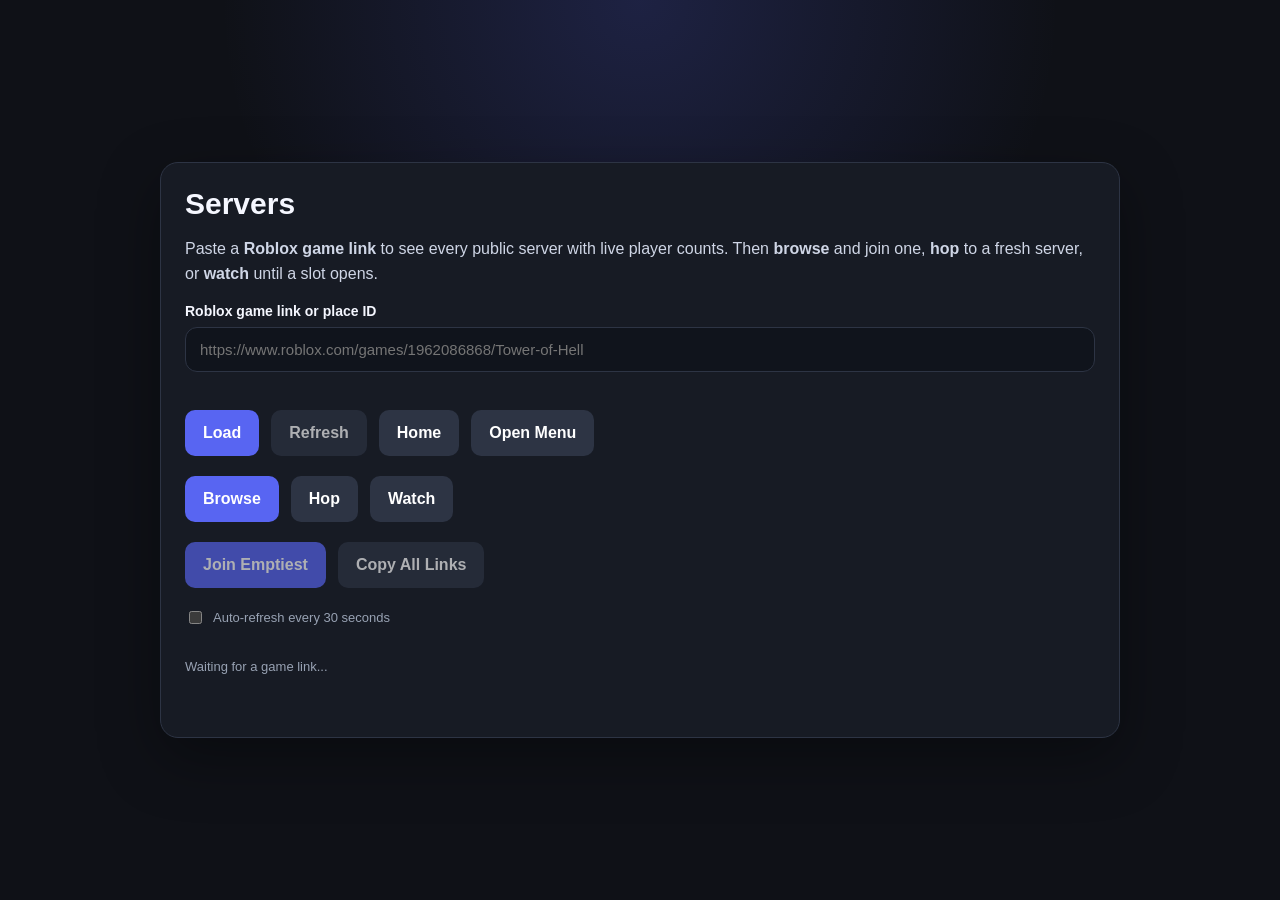
<file: servers/index.html>
<!DOCTYPE html>
<html lang="en">
<head>
  <meta charset="utf-8" />
  <meta name="viewport" content="width=device-width, initial-scale=1" />
  <link rel="icon" type="image/svg+xml" href="../favicon.svg" />
  <link rel="alternate icon" href="../windows-app/icon.ico" />
  <meta name="description" content="See every public server of a Roblox game with live player counts - browse and join one, hop to a fresh server, or watch for an open slot." />
  <link rel="canonical" href="https://arctic0dev.github.io/servers/" />
  <meta property="og:type" content="website" />
  <meta property="og:site_name" content="Arctic Joiner" />
  <meta property="og:title" content="Servers - Arctic Joiner" />
  <meta property="og:description" content="Browse a game's servers, hop to a fresh one, or watch for an open slot." />
  <meta property="og:url" content="https://arctic0dev.github.io/servers/" />
  <meta property="og:image" content="https://arctic0dev.github.io/favicon.svg" />
  <meta name="twitter:card" content="summary" />
  <meta name="theme-color" content="#0f1117" />
  <title>Servers</title>
  <link rel="stylesheet" href="../styles.css" />
</head>
<body data-page="servers">
  <main class="page">
    <section class="card card-wide">
      <h1>Servers</h1>
      <p>Paste a <strong>Roblox game link</strong> to see every public server with live player counts. Then <strong>browse</strong> and join one, <strong>hop</strong> to a fresh server, or <strong>watch</strong> until a slot opens.</p>

      <div class="field">
        <label for="server-game">Roblox game link or place ID</label>
        <input id="server-game" placeholder="https://www.roblox.com/games/1962086868/Tower-of-Hell" />
      </div>

      <div class="stack" id="recent-games" style="margin-bottom: 8px;"></div>

      <div class="buttons">
        <button class="button" id="server-load">Load</button>
        <button class="button secondary" id="server-refresh" disabled>Refresh</button>
        <a class="button secondary" href="../">Home</a>
        <a class="button secondary" href="../menu/">Open Menu</a>
      </div>

      <div class="buttons" data-modes>
        <button class="button" data-mode="browse">Browse</button>
        <button class="button secondary" data-mode="hop">Hop</button>
        <button class="button secondary" data-mode="watch">Watch</button>
      </div>

      <div id="panel-browse">
        <div class="buttons" style="margin-top: 0;">
          <button class="button" id="server-least" disabled>Join Emptiest</button>
          <button class="button secondary" id="server-copy-all" disabled>Copy All Links</button>
        </div>
        <label style="display: flex; align-items: center; gap: 8px; margin: 6px 0 2px;">
          <input type="checkbox" id="server-autorefresh" />
          <span class="small">Auto-refresh every 30 seconds</span>
        </label>
      </div>

      <div id="panel-hop" class="hidden">
        <div class="buttons" style="margin-top: 0;">
          <button class="button" id="hop-next" disabled>Hop to a New Server</button>
          <button class="button secondary" id="hop-least" disabled>Emptiest Server</button>
        </div>
        <label style="display: flex; align-items: center; gap: 8px; margin: 6px 0 2px;">
          <input type="checkbox" id="hop-keep" />
          <span class="small">Keep hopping every 30 seconds</span>
        </label>
      </div>

      <div id="panel-watch" class="hidden">
        <div class="buttons" style="margin-top: 0;">
          <button class="button" id="watch-start" disabled>Watch for an Open Slot</button>
          <button class="button secondary" id="watch-stop" disabled>Stop Watching</button>
        </div>
        <label style="display: flex; align-items: center; gap: 8px; margin: 6px 0 2px;">
          <input type="checkbox" id="watch-autojoin" />
          <span class="small">Auto-join the emptiest server the moment a slot opens</span>
        </label>
      </div>

      <div class="stack" id="server-game-info" style="margin-top: 12px;"></div>
      <p class="small status" id="server-status">Waiting for a game link...</p>
      <div class="stack" id="server-list"></div>
    </section>
  </main>
  <script>
  (function () {
    var gameBox = document.getElementById('server-game');
    var loadBtn = document.getElementById('server-load');
    var refreshBtn = document.getElementById('server-refresh');
    var leastBtn = document.getElementById('server-least');
    var copyAllBtn = document.getElementById('server-copy-all');
    var autoRefreshBox = document.getElementById('server-autorefresh');
    var hopNextBtn = document.getElementById('hop-next');
    var hopLeastBtn = document.getElementById('hop-least');
    var hopKeepBox = document.getElementById('hop-keep');
    var watchStartBtn = document.getElementById('watch-start');
    var watchStopBtn = document.getElementById('watch-stop');
    var watchAutoBox = document.getElementById('watch-autojoin');
    var statusEl = document.getElementById('server-status');
    var listEl = document.getElementById('server-list');
    var infoEl = document.getElementById('server-game-info');
    var modeButtons = Array.prototype.slice.call(document.querySelectorAll('[data-mode]'));

    var RECENT_KEY = 'joiner.recentGames';
    var currentPlaceId = null;
    var currentGameName = null;
    var allServers = [];
    var lastServerId = null;
    var mode = 'browse';
    var watching = false;
    var timer = null;

    function setStatus(text, error) {
      statusEl.textContent = text;
      statusEl.className = 'small status' + (error ? ' error' : '');
    }

    function escapeHtml(value) {
      return String(value || '').replace(/[&<>"']/g, function (c) {
        return { '&': '&amp;', '<': '&lt;', '>': '&gt;', '"': '&quot;', "'": '&#39;' }[c];
      });
    }

    function parseGameLink(value) {
      var text = String(value || '').trim();
      if (!text) return null;
      if (/^\d+$/.test(text)) return parseInt(text, 10);
      var m = text.match(/\/games\/(\d+)/i) || text.match(/placeId=(\d+)/i);
      if (m) return parseInt(m[1], 10);
      return null;
    }

    // Tries the main mirror first, then an alternate in case of Cloudflare blocks.
    function mirrorAlternatives(url) {
      return [url, 'https://api.allorigins.win/raw?url=' + encodeURIComponent(url.replace('.roproxy.com', '.roblox.com'))];
    }

    function firstOk(urls, body) {
      var i = 0;
      function attempt() {
        if (i >= urls.length * 2) {
          return Promise.reject(new Error('All API routes are temporarily unavailable. Wait a moment and try again.'));
        }
        var target = urls[i % urls.length];
        var wait = i >= urls.length ? 800 : 0;
        return new Promise(function (resolve) { setTimeout(resolve, wait); }).then(function () {
          var opts = body !== undefined ? {
            method: 'POST',
            headers: { 'Content-Type': 'application/json' },
            body: JSON.stringify(body)
          } : {};
          return fetch(target, opts).then(function (r) {
            if (!r.ok) throw new Error('HTTP ' + r.status);
            return r.json().catch(function () { throw new Error('Route returned an invalid response.'); });
          });
        }).catch(function () { i++; return attempt(); });
      }
      return attempt();
    }

    function getApi(url) { return firstOk(mirrorAlternatives(url)); }

    // ---- recent games ----
    function loadRecentGames() {
      try { return JSON.parse(localStorage.getItem(RECENT_KEY) || '[]'); } catch (e) { return []; }
    }
    function saveRecentGames(list) {
      try { localStorage.setItem(RECENT_KEY, JSON.stringify(list)); } catch (e) {}
    }
    function rememberGame(placeId, name) {
      var list = loadRecentGames().filter(function (g) { return g.id !== placeId; });
      list.unshift({ id: placeId, name: name });
      if (list.length > 5) list = list.slice(0, 5);
      saveRecentGames(list);
      renderRecentGames();
    }
    function renderRecentGames() {
      var box = document.getElementById('recent-games');
      if (!box) return;
      var list = loadRecentGames();
      box.textContent = '';
      if (!list.length) return;
      list.forEach(function (g) {
        var btn = document.createElement('button');
        btn.className = 'button secondary';
        btn.style.margin = '0 6px 6px 0';
        btn.style.display = 'inline-block';
        btn.setAttribute('data-recent-game', String(g.id));
        btn.textContent = g.name || ('Place ' + g.id);
        box.appendChild(btn);
      });
    }
    document.getElementById('recent-games').addEventListener('click', function (e) {
      var btn = e.target && e.target.closest ? e.target.closest('[data-recent-game]') : null;
      if (!btn) return;
      gameBox.value = btn.getAttribute('data-recent-game');
      loadGame();
    });

    // ---- mode switching (Browse / Hop / Watch) ----
    function setMode(next) {
      mode = next;
      modeButtons.forEach(function (b) {
        var on = b.getAttribute('data-mode') === next;
        b.className = on ? 'button' : 'button secondary';
      });
      document.getElementById('panel-browse').classList.toggle('hidden', next !== 'browse');
      document.getElementById('panel-hop').classList.toggle('hidden', next !== 'hop');
      document.getElementById('panel-watch').classList.toggle('hidden', next !== 'watch');
    }
    modeButtons.forEach(function (b) {
      b.addEventListener('click', function () {
        setMode(b.getAttribute('data-mode'));
        if (mode === 'watch') startWatch();
        else stopWatch();
        setStatus(mode === 'browse'
          ? 'Browse: pick any server from the list below.'
          : mode === 'hop'
            ? 'Hop: jump into a different server of this game.'
            : 'Watch: checks for an open slot every 30 seconds.');
      });
    });

    // ---- loading ----
    function loadGame() {
      var placeId = parseGameLink(gameBox.value);
      if (!placeId) {
        setStatus('That does not look like a Roblox game link or place ID.', true);
        return;
      }
      currentPlaceId = placeId;
      loadBtn.disabled = true;
      setStatus('Loading game info...');
      getApi('https://apis.roproxy.com/universes/v1/places/' + placeId + '/universe')
        .then(function (u) {
          if (!u || !u.universeId) throw new Error('Could not resolve that place.');
          return getApi('https://games.roproxy.com/v1/games?universeIds=' + u.universeId);
        })
        .then(function (root) {
          var games = root.data || [];
          if (!games.length) throw new Error('Could not load that game.');
          var g = games[0];
          currentGameName = g.name;
          infoEl.innerHTML =
            '<div style="display:flex; align-items:center; gap:12px;">' +
            '<img width="64" height="64" style="border-radius:8px;" alt="game icon" src="https://thumbnails.roproxy.com/v1/places/gameicons?placeIds=' +
            placeId + '&size=150x150&format=Png&isCircular=false" />' +
            '<div><strong>' + escapeHtml(g.name) + '</strong>' +
            '<div class="small">' + (g.playing || 0).toLocaleString() + ' playing right now - place ' + placeId + '</div></div></div>';
          rememberGame(placeId, g.name);
          loadServers();
        })
        .catch(function (err) { setStatus('Failed: ' + err.message, true); })
        .then(function () { loadBtn.disabled = false; });
    }

    function loadServers() {
      if (!currentPlaceId) return;
      setStatus('Loading servers...');
      listEl.textContent = '';
      var cursor = null;
      var all = [];

      function page() {
        var url = 'https://games.roproxy.com/v1/games/' + currentPlaceId +
          '/servers/Public?limit=100' + (cursor ? '&cursor=' + encodeURIComponent(cursor) : '');
        return getApi(url).then(function (root) {
          (root.data || []).forEach(function (s) { all.push(s); });
          if (root.nextPageCursor && all.length < 600) {
            cursor = root.nextPageCursor;
            return page();
          }
          render(all);
        });
      }

      page().catch(function (err) { setStatus('Failed: ' + err.message, true); });
    }

    function withRoom() {
      return allServers.filter(function (s) { return (s.playing || 0) < (s.maxPlayers || 0); });
    }

    function render(servers) {
      servers.sort(function (a, b) { return (b.playing || 0) - (a.playing || 0); });
      allServers = servers;
      listEl.textContent = '';
      var open = withRoom().length;
      var canAct = servers.length > 0;
      [leastBtn, copyAllBtn, hopNextBtn, hopLeastBtn, watchStartBtn].forEach(function (b) {
        if (b) b.disabled = !canAct;
      });
      if (watchStopBtn) watchStopBtn.disabled = !watching;
      // A refresh fires while watching; keep Start Watching disabled until it stops.
      if (watching && watchStartBtn) watchStartBtn.disabled = true;
      if (!servers.length) {
        setStatus('No public servers right now.', true);
        return;
      }
      servers.forEach(function (s) {
        var row = document.createElement('div');
        row.className = 'field';
        var pct = s.maxPlayers ? Math.round((s.playing / s.maxPlayers) * 100) : 0;
        row.innerHTML =
          '<div style="display:flex; align-items:center; gap:12px; justify-content:space-between;">' +
          '<div><strong>' + s.playing + ' / ' + s.maxPlayers + ' players</strong>' +
          '<div class="small">' + pct + '% full - server ' + escapeHtml(String(s.id)) + '</div></div>' +
          '<div class="buttons" style="margin:0;">' +
          '<button class="button" data-server-id="' + escapeHtml(String(s.id)) + '">Join</button>' +
          '<button class="button secondary" data-copy-server="' + escapeHtml(String(s.id)) + '">Copy Invite Link</button>' +
          '<button class="button secondary" data-arctic-server="' + escapeHtml(String(s.id)) + '">Arctic Joiner</button>' +
          '</div></div>';
        listEl.appendChild(row);
      });
      setStatus('Showing ' + servers.length + ' public servers - ' + open + ' with open slots.');
    }

    function buildInviteLink(placeId, serverId) {
      return new URL('../invite/?placeId=' + placeId + '&gameInstanceId=' + serverId, window.location.href).toString();
    }

    function copyText(text, doneMessage) {
      var finish = function (ok) { setStatus(ok ? doneMessage : 'Copy failed - select and copy manually.', !ok); };
      if (navigator.clipboard && navigator.clipboard.writeText) {
        navigator.clipboard.writeText(text).then(function () { finish(true); }, function () { finish(false); });
      } else {
        var ta = document.createElement('textarea');
        ta.value = text;
        document.body.appendChild(ta);
        ta.select();
        var ok = false;
        try { ok = document.execCommand('copy'); } catch (e) {}
        document.body.removeChild(ta);
        finish(ok);
      }
    }

    function joinServer(id) {
      if (!currentPlaceId || !id) return;
      lastServerId = id;
      window.location.href = 'roblox://experiences/start?placeId=' + currentPlaceId + '&gameInstanceId=' + id;
    }

    function hop() {
      var pool = withRoom();
      if (!pool.length) { setStatus('Every server is full right now.', true); return; }
      var candidates = pool.filter(function (s) { return String(s.id) !== String(lastServerId); });
      if (!candidates.length) candidates = pool;
      candidates.sort(function (a, b) { return (a.playing || 0) - (b.playing || 0); });
      var pick = candidates[Math.floor(Math.random() * Math.min(3, candidates.length))] || candidates[0];
      setStatus('Hopping to ' + pick.playing + ' / ' + pick.maxPlayers + ' players (server ' + pick.id + ')...');
      joinServer(pick.id);
    }

    function joinEmptiest() {
      var pool = withRoom();
      if (!pool.length) { setStatus('Every server is full right now.', true); return; }
      pool.sort(function (a, b) { return (a.playing || 0) - (b.playing || 0); });
      setStatus('Joining the emptiest server: ' + pool[0].playing + ' / ' + pool[0].maxPlayers + ' players.');
      joinServer(pool[0].id);
    }

    listEl.addEventListener('click', function (e) {
      var arcticBtn = e.target && e.target.closest ? e.target.closest('[data-arctic-server]') : null;
      if (arcticBtn && currentPlaceId) {
        window.location.href = 'arcticjoiner://experiences/start?placeId=' + currentPlaceId + '&gameInstanceId=' + arcticBtn.getAttribute('data-arctic-server');
        return;
      }
      var copyBtn = e.target && e.target.closest ? e.target.closest('[data-copy-server]') : null;
      if (copyBtn && currentPlaceId) {
        copyText(buildInviteLink(currentPlaceId, copyBtn.getAttribute('data-copy-server')), 'Invite link copied - anyone who opens it joins this exact server.');
        return;
      }
      var btn = e.target && e.target.closest ? e.target.closest('[data-server-id]') : null;
      if (!btn || !currentPlaceId) return;
      joinServer(btn.getAttribute('data-server-id'));
    });

    // ---- watch ----
    function startWatch() {
      if (!currentPlaceId) return;
      watching = true;
      if (watchStopBtn) watchStopBtn.disabled = false;
      if (watchStartBtn) watchStartBtn.disabled = true;
      setStatus('Watching - checking for an open slot every 30 seconds.');
      loadServers();
    }

    function stopWatch() {
      watching = false;
      if (watchStopBtn) watchStopBtn.disabled = true;
      if (watchStartBtn) watchStartBtn.disabled = allServers.length === 0;
    }

    // One 30s tick drives whichever mode is active.
    timer = setInterval(function () {
      if (!currentPlaceId) return;
      if (mode === 'browse' && autoRefreshBox && autoRefreshBox.checked) loadServers();
      else if (mode === 'hop' && hopKeepBox && hopKeepBox.checked) { loadServers(); hop(); }
      else if (mode === 'watch' && watching) {
        loadServers();
        var pool = withRoom();
        if (pool.length) {
          if (watchAutoBox && watchAutoBox.checked) {
            pool.sort(function (a, b) { return (a.playing || 0) - (b.playing || 0); });
            setStatus('Slot open - joining the emptiest server (' + pool[0].playing + ' / ' + pool[0].maxPlayers + ').');
            joinServer(pool[0].id);
          } else {
            setStatus('Slot open - ' + pool.length + ' server(s) have room. Click Join on one.');
          }
        } else {
          setStatus('All servers are full. Still watching...');
        }
      }
    }, 30000);

    loadBtn.addEventListener('click', loadGame);
    refreshBtn.addEventListener('click', function () { if (currentPlaceId) loadServers(); });
    leastBtn.addEventListener('click', joinEmptiest);
    hopLeastBtn.addEventListener('click', joinEmptiest);
    hopNextBtn.addEventListener('click', hop);
    copyAllBtn.addEventListener('click', function () {
      if (!currentPlaceId || !allServers.length) { setStatus('Load a game first.', true); return; }
      var lines = allServers.map(function (s) { return buildInviteLink(currentPlaceId, s.id); });
      copyText(lines.join('\n'), 'Copied ' + lines.length + ' join links - one per server.');
    });
    watchStartBtn.addEventListener('click', startWatch);
    watchStopBtn.addEventListener('click', function () { stopWatch(); setStatus('Stopped watching.'); });
    gameBox.addEventListener('keydown', function (e) { if (e.key === 'Enter') loadGame(); });

    // open straight into a mode via ?mode=hop / ?mode=watch (old /hop and /watch links)
    var wanted = new URLSearchParams(window.location.search).get('mode');
    setMode(wanted === 'hop' || wanted === 'watch' ? wanted : 'browse');
    renderRecentGames();
  })();

  </script>
</body>
</html>
</file>
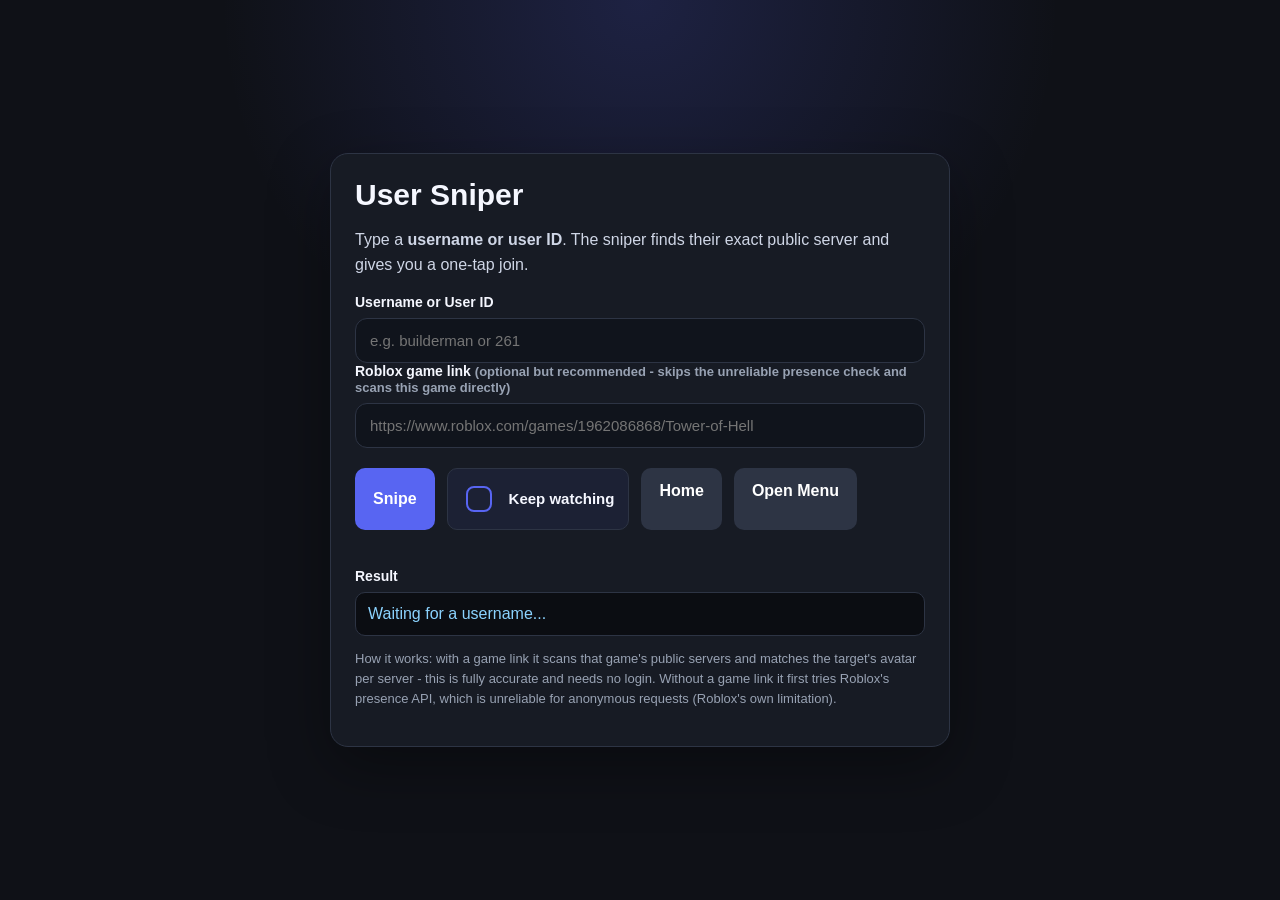
<file: snipe/index.html>
<!DOCTYPE html>
<html lang="en">
<head>
  <meta charset="utf-8" />
  <meta name="viewport" content="width=device-width, initial-scale=1" />
  <link rel="icon" type="image/svg+xml" href="../favicon.svg" />
  <link rel="alternate icon" href="../windows-app/icon.ico" />
  <meta name="description" content="Find the exact public server a Roblox user is in and join them with one tap." />
  <link rel="canonical" href="https://arctic0dev.github.io/snipe/" />
  <meta property="og:type" content="website" />
  <meta property="og:site_name" content="Arctic Joiner" />
  <meta property="og:title" content="User Sniper - Arctic Joiner" />
  <meta property="og:description" content="Find the exact public server a Roblox user is in and join them with one tap." />
  <meta property="og:url" content="https://arctic0dev.github.io/snipe/" />
  <meta property="og:image" content="https://arctic0dev.github.io/favicon.svg" />
  <meta name="twitter:card" content="summary" />
  <meta name="theme-color" content="#0f1117" />
  <title>User Sniper</title>
  <link rel="stylesheet" href="../styles.css" />
</head>
<body data-page="snipe">
  <main class="page">
    <section class="card">
      <h1>User Sniper</h1>
      <p>Type a <strong>username or user ID</strong>. The sniper finds their exact public server and gives you a one-tap join.</p>

      <div class="field">
        <label for="snipe-user">Username or User ID</label>
        <input id="snipe-user" placeholder="e.g. builderman or 261" />
      </div>

      <div class="field">
        <label for="snipe-game">Roblox game link <span class="small">(optional but recommended - skips the unreliable presence check and scans this game directly)</span></label>
        <input id="snipe-game" placeholder="https://www.roblox.com/games/1962086868/Tower-of-Hell" />
      </div>

      <div class="buttons">
        <button class="button" id="snipe-start">Snipe</button>
        <label class="auto-join-box" style="margin: 0;">
          <input type="checkbox" id="snipe-watch" />
          <span class="auto-join-label">Keep watching</span>
        </label>
        <a class="button secondary" href="../">Home</a>
        <a class="button secondary" href="../menu/">Open Menu</a>
      </div>

      <div class="buttons hidden" id="snipe-saved" style="margin-top: 10px;">
        <button class="button secondary" id="snipe-resume">Resume watching</button>
        <button class="button secondary" id="snipe-clear">Clear saved watch</button>
      </div>
      <p class="small hidden" id="snipe-saved-note"></p>

      <div class="stack" id="snipe-identity" style="margin-top: 12px;"></div>

      <div class="field">
        <label>Result</label>
        <div class="code-block" id="snipe-result">Waiting for a username...</div>
      </div>

      <div class="buttons hidden" id="snipe-join-row">
        <button class="button" id="snipe-join">Join Their Server</button>
        <button class="button secondary" id="snipe-copy">Copy Deep Link</button>
        <button class="button secondary" id="snipe-arctic">Open in Arctic Joiner</button>
      </div>

      <p class="small">How it works: with a game link it scans that game's public servers and matches the target's avatar per server - this is fully accurate and needs no login. Without a game link it first tries Roblox's presence API, which is unreliable for anonymous requests (Roblox's own limitation).</p>
    </section>
  </main>
  <script>
  (function () {
    var userBox = document.getElementById('snipe-user');
    var gameBox = document.getElementById('snipe-game');
    var startBtn = document.getElementById('snipe-start');
    var identityBox = document.getElementById('snipe-identity');
    var resultBox = document.getElementById('snipe-result');
    var joinRow = document.getElementById('snipe-join-row');
    var joinBtn = document.getElementById('snipe-join');
    var copyBtn = document.getElementById('snipe-copy');
    var arcticBtn = document.getElementById('snipe-arctic');
    var currentDeepLink = '';
    var watchTimer = null;
    var watchBoxEl = document.getElementById('snipe-watch');
    var savedBar = document.getElementById('snipe-saved');
    var savedNote = document.getElementById('snipe-saved-note');
    var resumeBtn = document.getElementById('snipe-resume');
    var clearSavedBtn = document.getElementById('snipe-clear');
    var WATCH_KEY = 'snipe.watch';

    // A saved watch lets "Keep watching" survive a page reload/close.
    function loadSavedWatch() {
      try {
        var raw = JSON.parse(localStorage.getItem(WATCH_KEY) || 'null');
        return raw && raw.who ? raw : null;
      } catch (e) { return null; }
    }
    function saveWatch(who, placeId) {
      if (!who) return;
      try { localStorage.setItem(WATCH_KEY, JSON.stringify({ who: who, placeId: placeId || '' })); } catch (e) {}
      renderSavedWatch();
    }
    function clearSavedWatch() {
      try { localStorage.removeItem(WATCH_KEY); } catch (e) {}
      renderSavedWatch();
    }
    function renderSavedWatch() {
      var saved = loadSavedWatch();
      if (savedBar) savedBar.classList.toggle('hidden', !saved);
      if (savedNote) {
        savedNote.classList.toggle('hidden', !saved);
        if (saved) {
          savedNote.textContent = 'Saved watch: ' + saved.who +
            (saved.placeId ? ' (place ' + saved.placeId + ')' : '') + '.';
        }
      }
    }
    resumeBtn && resumeBtn.addEventListener('click', function () {
      var saved = loadSavedWatch();
      if (!saved) return;
      userBox.value = saved.who;
      if (saved.placeId) gameBox.value = saved.placeId;
      if (watchBoxEl) watchBoxEl.checked = true;
      startSnipe();
    });
    clearSavedBtn && clearSavedBtn.addEventListener('click', clearSavedWatch);
    watchBoxEl && watchBoxEl.addEventListener('change', function () {
      if (!watchBoxEl.checked) clearSavedWatch();
    });
    renderSavedWatch();

    function stopWatch() {
      if (watchTimer) { clearTimeout(watchTimer); watchTimer = null; }
    }

    function setResult(text) { resultBox.textContent = text; }

    function escapeHtml(value) {
      return String(value || '').replace(/[&<>"']/g, function (c) {
        return { '&': '&amp;', '<': '&lt;', '>': '&gt;', '"': '&quot;', "'": '&#39;' }[c];
      });
    }

    function postJson(url, body) {
      return fetch(url, {
        method: 'POST',
        headers: { 'Content-Type': 'application/json' },
        body: JSON.stringify(body)
      }).then(function (r) { return r.json(); });
    }

    function getJson(url) {
      return fetch(url).then(function (r) { return r.json(); });
    }

    // Tries the main mirror first, then alternates. Some networks get
    // Cloudflare challenges on one mirror; the other usually works.
    function mirrorAlternatives(url) {
      return [url, 'https://api.allorigins.win/raw?url=' + encodeURIComponent(url.replace('.roproxy.com', '.roblox.com'))];
    }

    function firstOk(urls, body) {
      var i = 0;
      function attempt() {
        if (i >= urls.length * 2) {
          return Promise.reject(new Error('All API routes are temporarily unavailable. Wait a moment and try again.'));
        }
        var target = urls[i % urls.length];
        var wait = i >= urls.length ? 800 : 0; // second pass retries after a short delay
        return new Promise(function (resolve) { setTimeout(resolve, wait); }).then(function () {
          var opts = body !== undefined ? {
            method: 'POST',
            headers: { 'Content-Type': 'application/json' },
            body: JSON.stringify(body)
          } : {};
          return fetch(target, opts).then(function (r) {
            if (!r.ok) throw new Error('HTTP ' + r.status);
            return r.json().catch(function () { throw new Error('Route returned an invalid response.'); });
          });
        }).catch(function () { i++; return attempt(); });
      }
      return attempt();
    }

    function getApi(url) { return firstOk(mirrorAlternatives(url)); }
    function postApi(url, body) { return firstOk(mirrorAlternatives(url), body); }

    function parseGameLink(value) {
      var text = String(value || '').trim();
      if (!text) return null;
      if (/^\d+$/.test(text)) return parseInt(text, 10);
      var m = text.match(/\/games\/(\d+)/i) || text.match(/placeId=(\d+)/i);
      if (m) return parseInt(m[1], 10);
      try {
        var u = new URL(text);
        m = u.pathname.match(/\/games\/(\d+)/i);
        if (m) return parseInt(m[1], 10);
      } catch (e) {}
      return null;
    }

    function showIdentity(user) {
      identityBox.innerHTML =
        '<div style="display:flex; align-items:center; gap:12px;">' +
        '<img width="64" height="64" style="border-radius:8px;" alt="avatar" src="https://thumbnails.roproxy.com/v1/users/avatar-headshot?userIds=' +
        user.id + '&size=150x150&format=Png&isCircular=false" />' +
        '<div><strong>' + escapeHtml(user.displayName || user.name) + '</strong>' +
        '<div class="small">@' + escapeHtml(user.name) + ' - ID ' + user.id + '</div></div></div>';
    }

    function startSnipe() {
      var who = (userBox.value || '').trim();
      if (!who) return;
      startBtn.disabled = true;
      joinRow.classList.add('hidden');
      currentDeepLink = '';
      setResult('Looking up the user...');

      var user = null;
      var placeId = parseGameLink(gameBox.value);
      if (watchBoxEl && watchBoxEl.checked) saveWatch(who, placeId);

      Promise.resolve()
        .then(function () {
          if (/^\d+$/.test(who)) {
            return getApi('https://users.roproxy.com/v1/users/' + parseInt(who, 10));
          }
          return postApi('https://users.roproxy.com/v1/usernames/users', {
            usernames: [who],
            excludeBannedUsers: false
          }).catch(function () {
            // POST mirrors unavailable - fall back to the GET search API via allorigins.
            return getApi('https://users.roblox.com/v1/users/search?keyword=' + encodeURIComponent(who) + '&limit=10')
              .then(function (data) {
                var hit = (data.data || []).filter(function (u) { return u.name.toLowerCase() === who.toLowerCase(); })[0];
                if (!hit) throw new Error('No Roblox user with that name was found.');
                return { id: hit.id, name: hit.name };
              });
          }).then(function (data) {
            var hit = data && data.data && data.data[0];
            var id = hit ? hit.id : (data && data.id);
            if (!id) throw new Error('No Roblox user with that name was found.');
            return getApi('https://users.roproxy.com/v1/users/' + id);
          });
        })
        .then(function (profile) {
          user = profile;
          showIdentity(user);
          if (placeId) {
            setResult('Scanning servers of place ' + placeId + ' for ' + user.name + '...');
            return scanServers(placeId, user.id);
          }
          setResult('Checking what ' + user.name + ' is playing (anonymous presence - may be inaccurate)...');
          return postApi('https://presence.roproxy.com/v1/presence/users', {
            userIds: [user.id]
          }).then(function (presence) {
            var p = presence.userPresences && presence.userPresences[0];
            if (!p || p.userPresenceType !== 2) {
              setResult('Presence says ' + user.name + ' is not visibly in a game right now. Roblox limits anonymous presence data - paste the game link above and Snipe again to scan that game directly.');
              return null;
            }
            var gameName = p.lastLocation || 'the game';
            setResult('Scanning ' + gameName + ' servers for ' + user.name + '...');
            return scanServers(p.placeId, user.id);
          });
        })
        .then(function (found) {
          if (!found) {
            var watchBox = document.getElementById('snipe-watch');
            if (watchBox && watchBox.checked) {
              setResult('Not found yet - watching and rescanning every 30 seconds. Uncheck Keep watching to stop.');
              stopWatch();
              watchTimer = setTimeout(function () { if (watchBox.checked) startSnipe(); }, 30000);
            }
            return;
          }
          stopWatch();
          clearSavedWatch();
          currentDeepLink = 'roblox://experiences/start?placeId=' + found.placeId + '&gameInstanceId=' + found.serverId;
          setResult('Found ' + user.name + '! Server: ' + found.serverId);
          joinRow.classList.remove('hidden');
        })
        .catch(function (err) {
          setResult('Snipe failed: ' + err.message);
        })
        .then(function () {
          startBtn.disabled = false;
        });
    }

    function scanServers(placeId, userId) {
      var cursor = null;
      var scanned = 0;

      function page() {
        var url = 'https://games.roproxy.com/v1/games/' + placeId +
          '/servers/Public?limit=100' + (cursor ? '&cursor=' + encodeURIComponent(cursor) : '');
        return getApi(url).then(function (root) {
          var servers = root.data || [];
          if (!servers.length) return null;

          var batch = [];
          var serverIds = [];
          servers.forEach(function (server) {
            if (!server.playerTokens || !server.playerTokens.length) return;
            batch.push({
              requestId: 's' + serverIds.length,
              targetId: userId,
              token: server.playerTokens[0],
              type: 'AvatarHeadShot',
              size: '150x150',
              format: 'Png'
            });
            serverIds.push(server.id);
          });

          if (!batch.length) return null;

          return postApi('https://thumbnails.roproxy.com/v1/batch', batch)
            .then(function (thumbs) {
              var found = null;
              (thumbs.data || []).forEach(function (thumb) {
                if (thumb.state === 'Completed' && thumb.requestId && thumb.requestId.charAt(0) === 's') {
                  var idx = parseInt(thumb.requestId.substring(1), 10);
                  if (!isNaN(idx) && serverIds[idx]) {
                    found = { placeId: placeId, serverId: serverIds[idx] };
                  }
                }
              });
              if (found) return found;
              scanned += serverIds.length;
              setResult('Scanned ' + scanned + ' servers so far...');
              if (!root.nextPageCursor) return null;
              cursor = root.nextPageCursor;
              return page();
            });
        });
      }

      return page();
    }

    startBtn.addEventListener('click', startSnipe);
    userBox.addEventListener('keydown', function (e) {
      if (e.key === 'Enter') startSnipe();
    });
    joinBtn.addEventListener('click', function () {
      if (currentDeepLink) window.location.href = currentDeepLink;
    });
    copyBtn.addEventListener('click', function () {
      if (currentDeepLink && navigator.clipboard) {
        navigator.clipboard.writeText(currentDeepLink);
      }
    });
    arcticBtn.addEventListener('click', function () {
      if (currentDeepLink) {
        window.location.href = 'arcticjoiner://' + currentDeepLink.replace(/^roblox:\/?\/?/, '');
      }
    });
  })();
  </script>
</body>
</html>
</file>
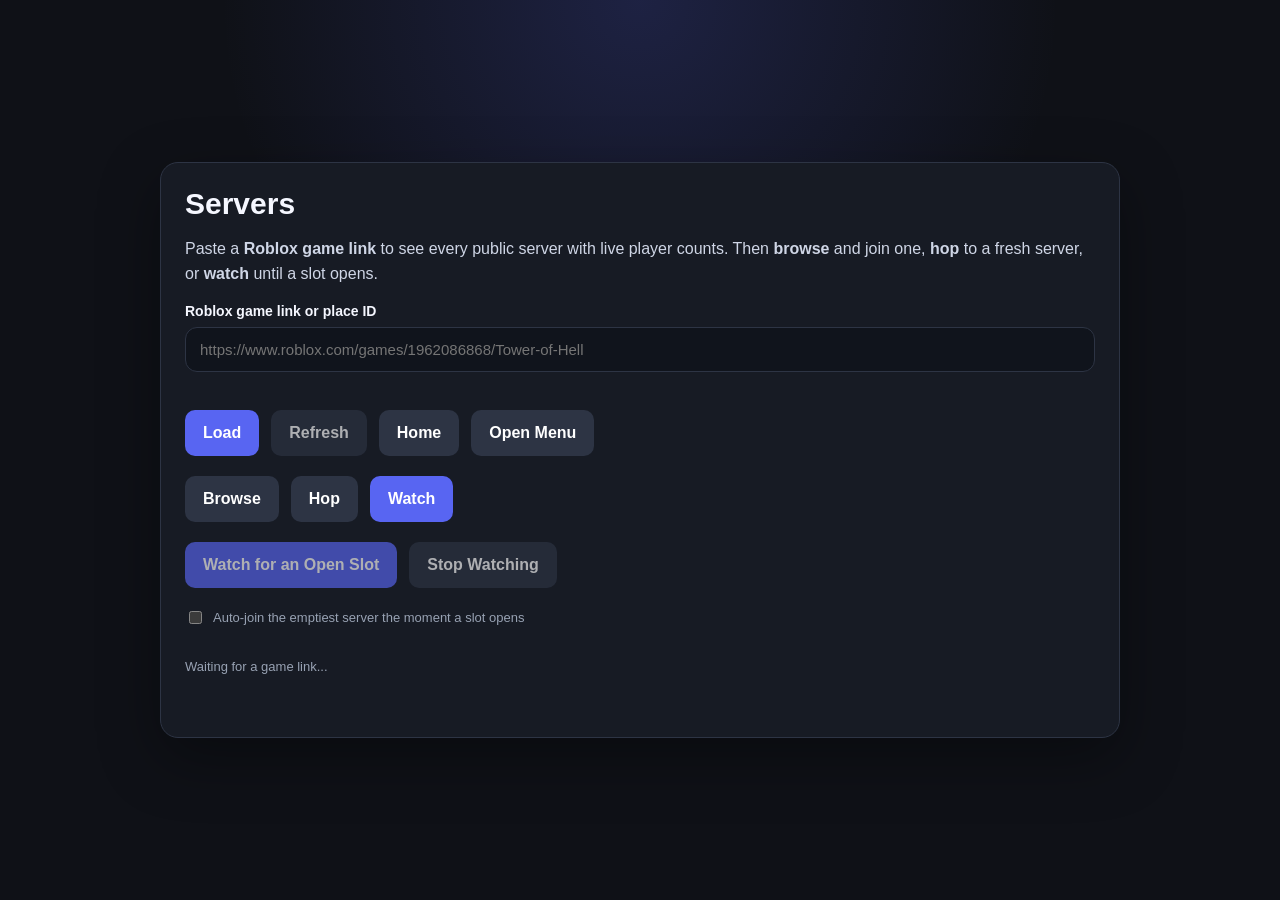
<file: watch/index.html>
<!DOCTYPE html>
<html lang="en">
<head>
  <meta charset="utf-8" />
  <meta name="viewport" content="width=device-width, initial-scale=1" />
  <link rel="icon" type="image/svg+xml" href="../favicon.svg" />
  <link rel="alternate icon" href="../windows-app/icon.ico" />
  <title>Server Watch</title>
  <meta name="robots" content="noindex" />
  <meta http-equiv="refresh" content="0; url=../servers/?mode=watch" />
  <script>window.location.replace('../servers/?mode=watch' + window.location.search.replace(/^\?/, '&') + window.location.hash);</script>
</head>
<body>
  <p>Server Watch moved into <a href="../servers/?mode=watch">Servers</a> - redirecting…</p>
</body>
</html>
</file>
<file: styles.css>
:root {
  color-scheme: dark;
  --bg: #0f1117;
  --panel: #171b24;
  --panel-2: #10141c;
  --border: #2d3444;
  --text: #f5f7ff;
  --muted: #cfd6e6;
  --subtle: #98a2b3;
  --accent: #5865f2;
  --accent-2: #7c88ff;
  --code: #8bd3ff;
  --danger: #ff7b7b;
  --ok: #78f0a6;
}

* { box-sizing: border-box; }

body {
  margin: 0;
  font-family: Arial, sans-serif;
  background:
    radial-gradient(circle at top, rgba(88, 101, 242, 0.2), transparent 38%),
    var(--bg);
  color: var(--text);
  min-height: 100vh;
}

.page {
  min-height: 100vh;
  display: flex;
  align-items: center;
  justify-content: center;
  padding: 24px;
}

.card {
  width: 100%;
  max-width: 620px;
  background: var(--panel);
  border: 1px solid var(--border);
  border-radius: 18px;
  padding: 24px;
  box-shadow: 0 20px 60px rgba(0,0,0,.35);
}

h1 {
  margin: 0 0 10px;
  font-size: 30px;
}

p {
  line-height: 1.55;
  color: var(--muted);
}

.small { font-size: 13px; color: var(--subtle); }

.auto-join-panel {
  margin: 18px 0 6px;
  padding: 16px;
  background: var(--panel-2);
  border: 1px solid var(--border);
  border-radius: 12px;
}

.auto-join-title {
  margin: 0 0 6px;
  font-size: 17px;
  color: var(--text);
}

.auto-join-box {
  display: flex;
  align-items: center;
  gap: 14px;
  margin-top: 10px;
  padding: 14px;
  border-radius: 10px;
  border: 1px solid var(--border);
  background: rgba(88, 101, 242, 0.08);
  cursor: pointer;
  transition: border-color .12s ease, background .12s ease;
}

.auto-join-box:hover {
  border-color: var(--accent);
}

.auto-join-box input[type="checkbox"] {
  appearance: none;
  width: 26px;
  height: 26px;
  min-width: 26px;
  border-radius: 8px;
  border: 2px solid var(--accent);
  background: transparent;
  display: inline-flex;
  align-items: center;
  justify-content: center;
  cursor: pointer;
  transition: background .12s ease;
}

.auto-join-box input[type="checkbox"]:checked {
  background: var(--accent);
}

.auto-join-box input[type="checkbox"]:checked::after {
  content: "✔";
  color: #fff;
  font-size: 15px;
  font-weight: 700;
}

.auto-join-label {
  font-size: 15px;
  font-weight: 700;
  color: var(--text);
}

.buttons {
  display: flex;
  flex-wrap: wrap;
  gap: 12px;
  margin: 20px 0;
}

.button,
button.button {
  appearance: none;
  border: none;
  border-radius: 10px;
  background: var(--accent);
  color: white;
  text-decoration: none;
  font-size: 16px;
  font-weight: 700;
  padding: 14px 18px;
  cursor: pointer;
  transition: transform .12s ease, opacity .12s ease, background .12s ease;
}

.button:hover,
button.button:hover { transform: translateY(-1px); }

.button.secondary,
button.button.secondary { background: var(--border); }

.button:disabled,
button.button:disabled {
  opacity: .65;
  cursor: not-allowed;
  transform: none;
}

/* Compact star button on private-server cards. */
.button.fav-btn,
button.button.fav-btn {
  min-width: 46px;
  padding: 14px 10px;
  font-size: 18px;
  line-height: 1;
}

.button.fav-on,
button.button.fav-on {
  background: var(--accent-2);
  box-shadow: 0 0 0 2px rgba(124, 136, 255, .35);
}

/* Toolbar checkbox aligned with the other fields. */
.fav-toggle {
  display: flex;
  align-items: center;
  gap: 8px;
  height: 44px;
  cursor: pointer;
}

/* The checkbox must stay a checkbox: the .field/.toolbar input rules would
   otherwise stretch it to 100% width and pad it like a text box. */
.fav-toggle input[type="checkbox"] {
  width: 18px;
  height: 18px;
  flex: 0 0 auto;
  margin: 0;
  padding: 0;
  accent-color: var(--accent);
  cursor: pointer;
}

/* It is a label, but not a bold field label - keep it on one line. */
.field label.fav-toggle {
  font-weight: 500;
  white-space: nowrap;
}

.stack {
  display: grid;
  gap: 14px;
  margin: 18px 0;
}

.toggle-row {
  display: grid;
  grid-template-columns: repeat(2, minmax(0, 1fr));
  gap: 10px;
  margin: 18px 0 8px;
}

.toggle-option {
  position: relative;
}

.toggle-option input {
  position: absolute;
  opacity: 0;
  pointer-events: none;
}

.toggle-option span {
  display: block;
  border: 1px solid var(--border);
  background: var(--panel-2);
  color: var(--muted);
  border-radius: 12px;
  padding: 13px 14px;
  text-align: center;
  font-weight: 700;
  cursor: pointer;
}

.toggle-option input:checked + span {
  background: rgba(88, 101, 242, .18);
  border-color: var(--accent-2);
  color: var(--text);
  box-shadow: 0 0 0 3px rgba(88, 101, 242, .14);
}

.hidden {
  display: none !important;
}

.field {
  display: grid;
  gap: 8px;
}

.field label {
  font-size: 14px;
  color: var(--text);
  font-weight: 700;
}

.field input:not([type="checkbox"]),
.field textarea {
  width: 100%;
  border: 1px solid var(--border);
  background: var(--panel-2);
  color: var(--text);
  border-radius: 12px;
  padding: 13px 14px;
  font-size: 15px;
  outline: none;
}

.field input:not([type="checkbox"]):focus,
.field textarea:focus {
  border-color: var(--accent-2);
  box-shadow: 0 0 0 3px rgba(88, 101, 242, .18);
}

code, .code-block {
  display: block;
  background: #0b0d12;
  border: 1px solid var(--border);
  padding: 12px;
  border-radius: 10px;
  overflow-wrap: anywhere;
  color: var(--code);
}

.status {
  margin-top: 12px;
  color: var(--subtle);
}

.status.error { color: var(--danger); }
.status.ok { color: var(--ok); }

.divider {
  height: 1px;
  background: var(--border);
  margin: 18px 0;
}

.inline-link {
  color: #b9c4ff;
  text-decoration: none;
}

.inline-link:hover { text-decoration: underline; }

.card-wide {
  max-width: 960px;
}

.top-actions {
  display: flex;
  flex-wrap: wrap;
  gap: 12px;
  margin-top: 18px;
}

.games-grid {
  display: grid;
  grid-template-columns: repeat(auto-fit, minmax(220px, 1fr));
  gap: 16px;
  margin-top: 24px;
}

.game-card {
  border: 1px solid var(--border);
  background: var(--panel-2);
  border-radius: 16px;
  padding: 18px;
}

.toolbar {
  display: grid;
  grid-template-columns: 1.6fr 1fr 1fr auto;
  gap: 12px;
  margin-top: 24px;
}

.toolbar .field {
  margin: 0;
}

.toolbar select,
.toolbar input:not([type="checkbox"]),
.field select {
  width: 100%;
  border: 1px solid var(--border);
  background: var(--panel-2);
  color: var(--text);
  border-radius: 12px;
  padding: 13px 14px;
  font-size: 15px;
  outline: none;
}

.toolbar select:focus,
.toolbar input:not([type="checkbox"]):focus,
.field select:focus {
  border-color: var(--accent-2);
  box-shadow: 0 0 0 3px rgba(88, 101, 242, .18);
}

.community-panel {
  margin-top: 24px;
  padding: 20px;
  border: 1px solid var(--border);
  border-radius: 16px;
  background: rgba(255,255,255,.03);
}

.community-panel h2 {
  margin: 0 0 10px;
  font-size: 22px;
}

.admin-tools {
  margin-top: 12px;
}

.changelog-entry {
  border: 1px solid var(--border);
  background: var(--panel-2);
  border-radius: 16px;
  padding: 18px;
}

.changelog-entry h2 {
  margin: 0 0 6px;
  font-size: 20px;
}

.changelog-entry ul {
  margin: 12px 0 0 18px;
  color: var(--muted);
}

.review-card {
  border: 1px dashed var(--border);
}

.verify-panel {
  margin-top: 18px;
  margin-bottom: 18px;
  padding: 16px;
  border: 1px solid var(--border);
  border-radius: 14px;
  background: rgba(88, 101, 242, .08);
}

.verify-header {
  display: flex;
  gap: 16px;
  justify-content: space-between;
  align-items: flex-start;
}

.verify-header h3 {
  margin: 0 0 8px;
  font-size: 18px;
}

.verify-copy {
  margin: 0;
}

.verify-copy:empty {
  display: none;
}

.verify-actions {
  display: flex;
  gap: 10px;
  flex-wrap: wrap;
}

.verified-user {
  display: flex;
  align-items: center;
  gap: 12px;
  margin-top: 16px;
  padding-top: 16px;
  border-top: 1px solid rgba(255,255,255,.08);
}

.verified-avatar {
  width: 56px;
  height: 56px;
  border-radius: 999px;
  border: 1px solid var(--border);
  background: var(--panel-2);
  object-fit: cover;
}

.compact-stack {
  margin-top: 18px;
}

.game-card h2 {
  margin: 0 0 8px;
  font-size: 20px;
}

.game-card p {
  margin: 0 0 14px;
}

.game-thumb {
  display: flex;
  align-items: center;
  justify-content: center;
  width: 100%;
  min-height: 110px;
  border-radius: 14px;
  margin-bottom: 14px;
  font-size: 42px;
  font-weight: 700;
  color: white;
  background: linear-gradient(135deg, rgba(88,101,242,.95), rgba(124,136,255,.75));
  border: 1px solid rgba(255,255,255,.08);
}

.game-meta {
  display: flex;
  gap: 8px;
  flex-wrap: wrap;
  margin-bottom: 14px;
}

.pill {
  display: inline-flex;
  align-items: center;
  border: 1px solid var(--border);
  background: rgba(255,255,255,.04);
  color: var(--muted);
  border-radius: 999px;
  padding: 6px 10px;
  font-size: 12px;
  font-weight: 700;
}

.game-actions {
  display: flex;
  flex-wrap: wrap;
  gap: 10px;
}

.empty-state {
  margin-top: 24px;
  padding: 18px;
  border: 1px dashed var(--border);
  border-radius: 14px;
  color: var(--subtle);
  text-align: center;
}

@media (max-width: 1040px) {
  .toolbar {
    grid-template-columns: 1fr 1fr;
  }
}

@media (max-width: 760px) {
  .toolbar {
    grid-template-columns: 1fr;
  }

  .verify-header {
    flex-direction: column;
  }
}
</file>
